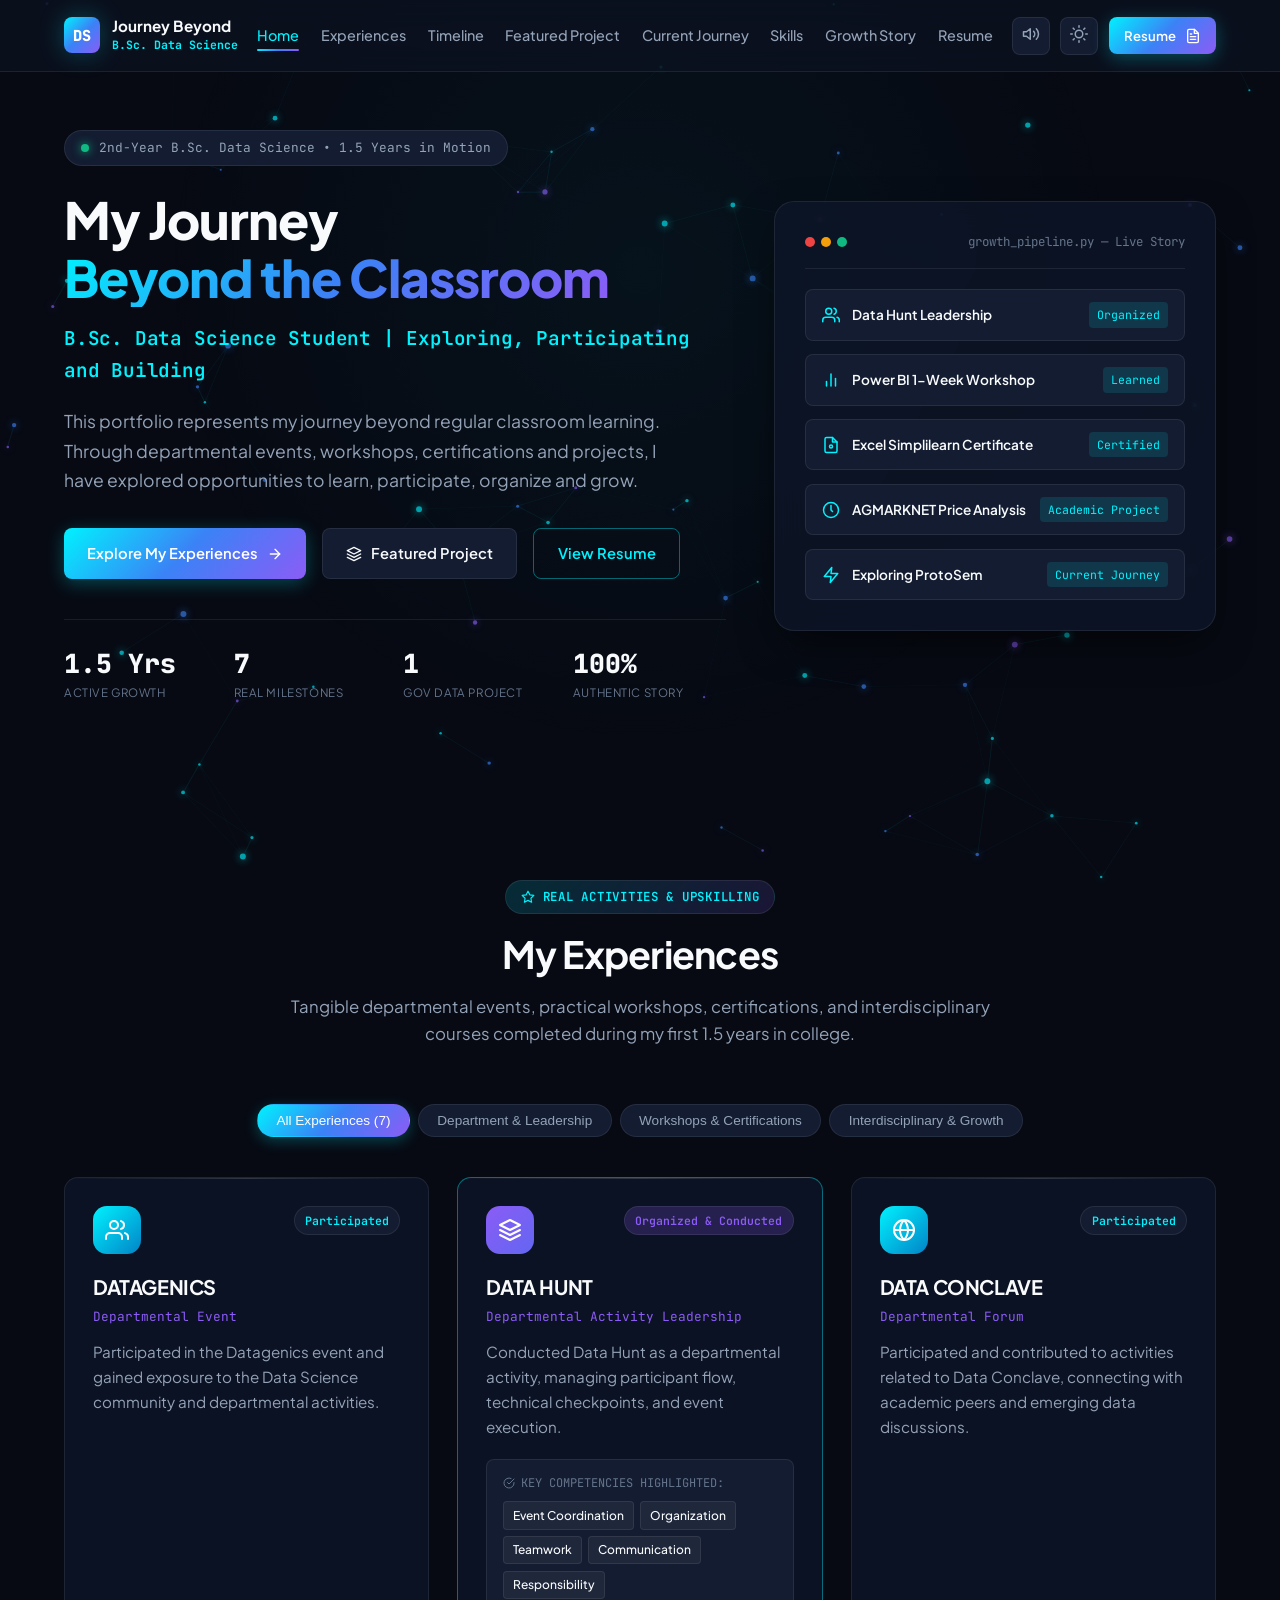
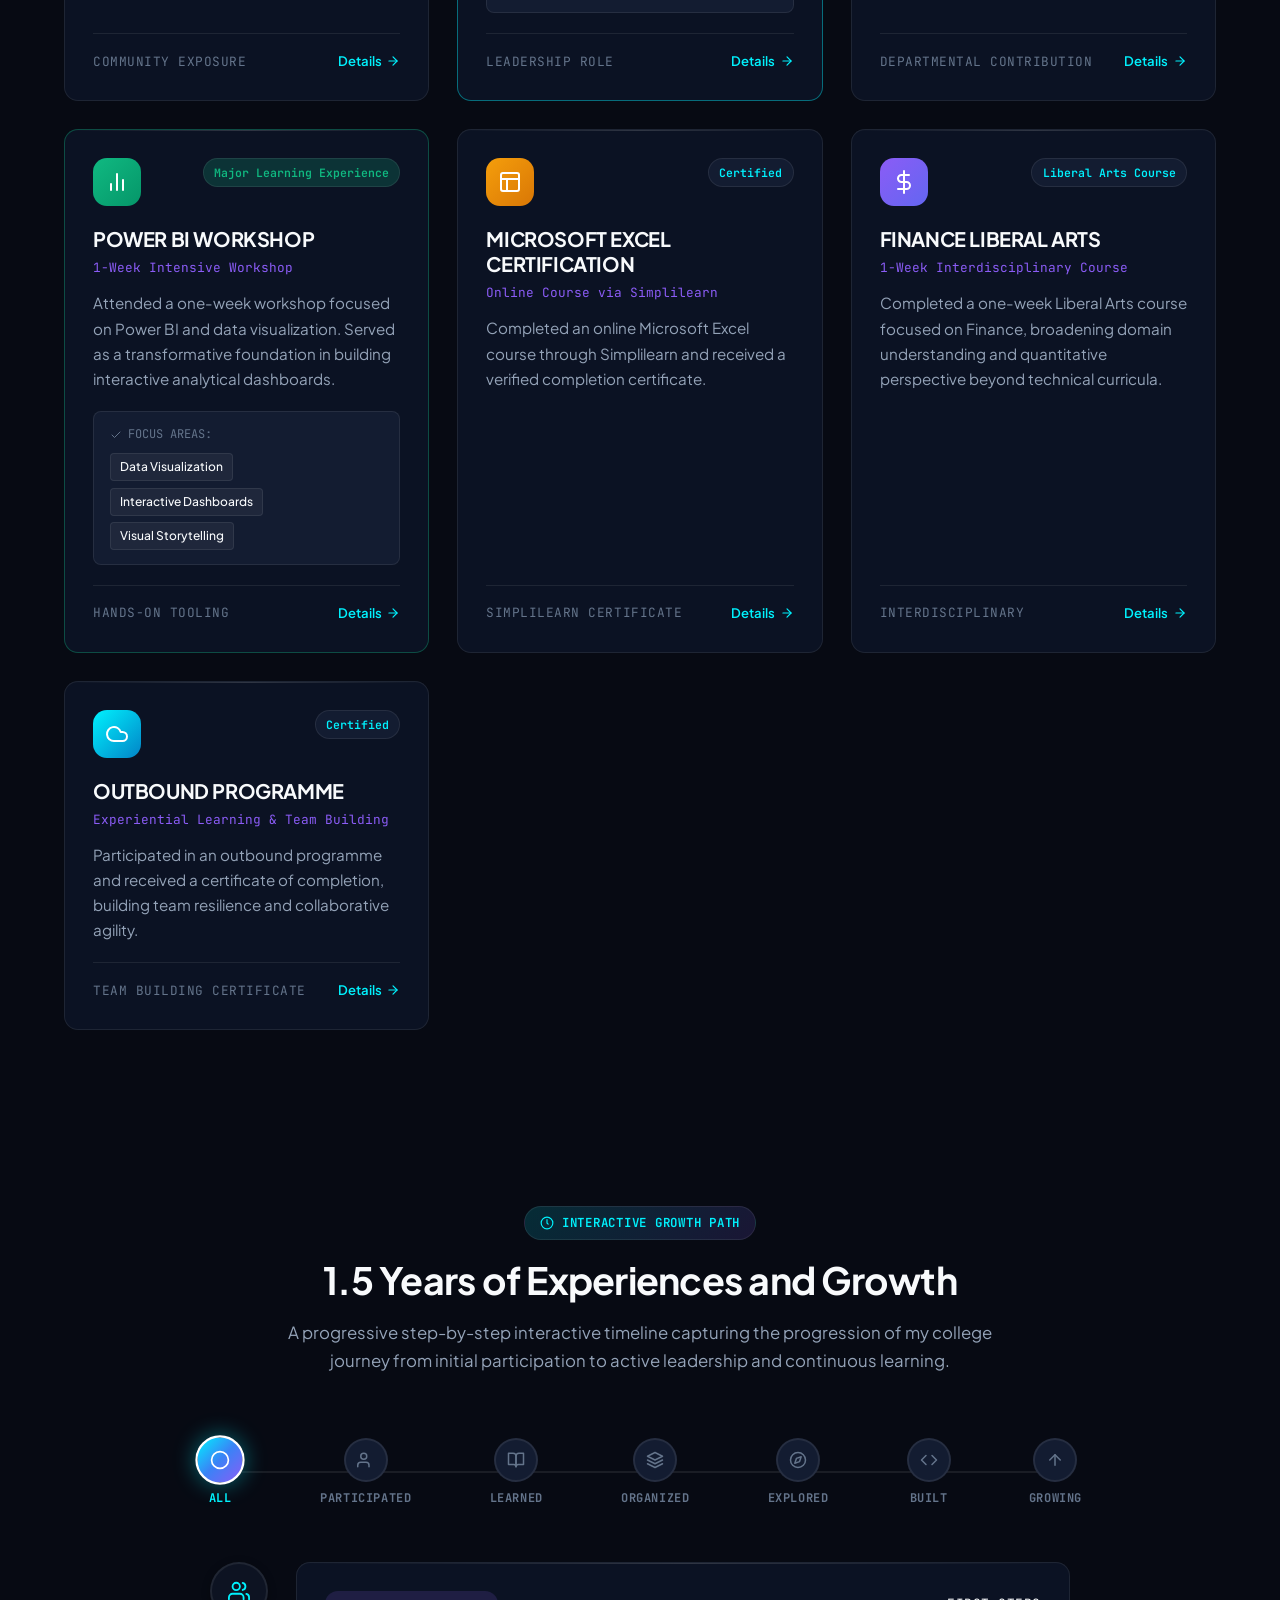
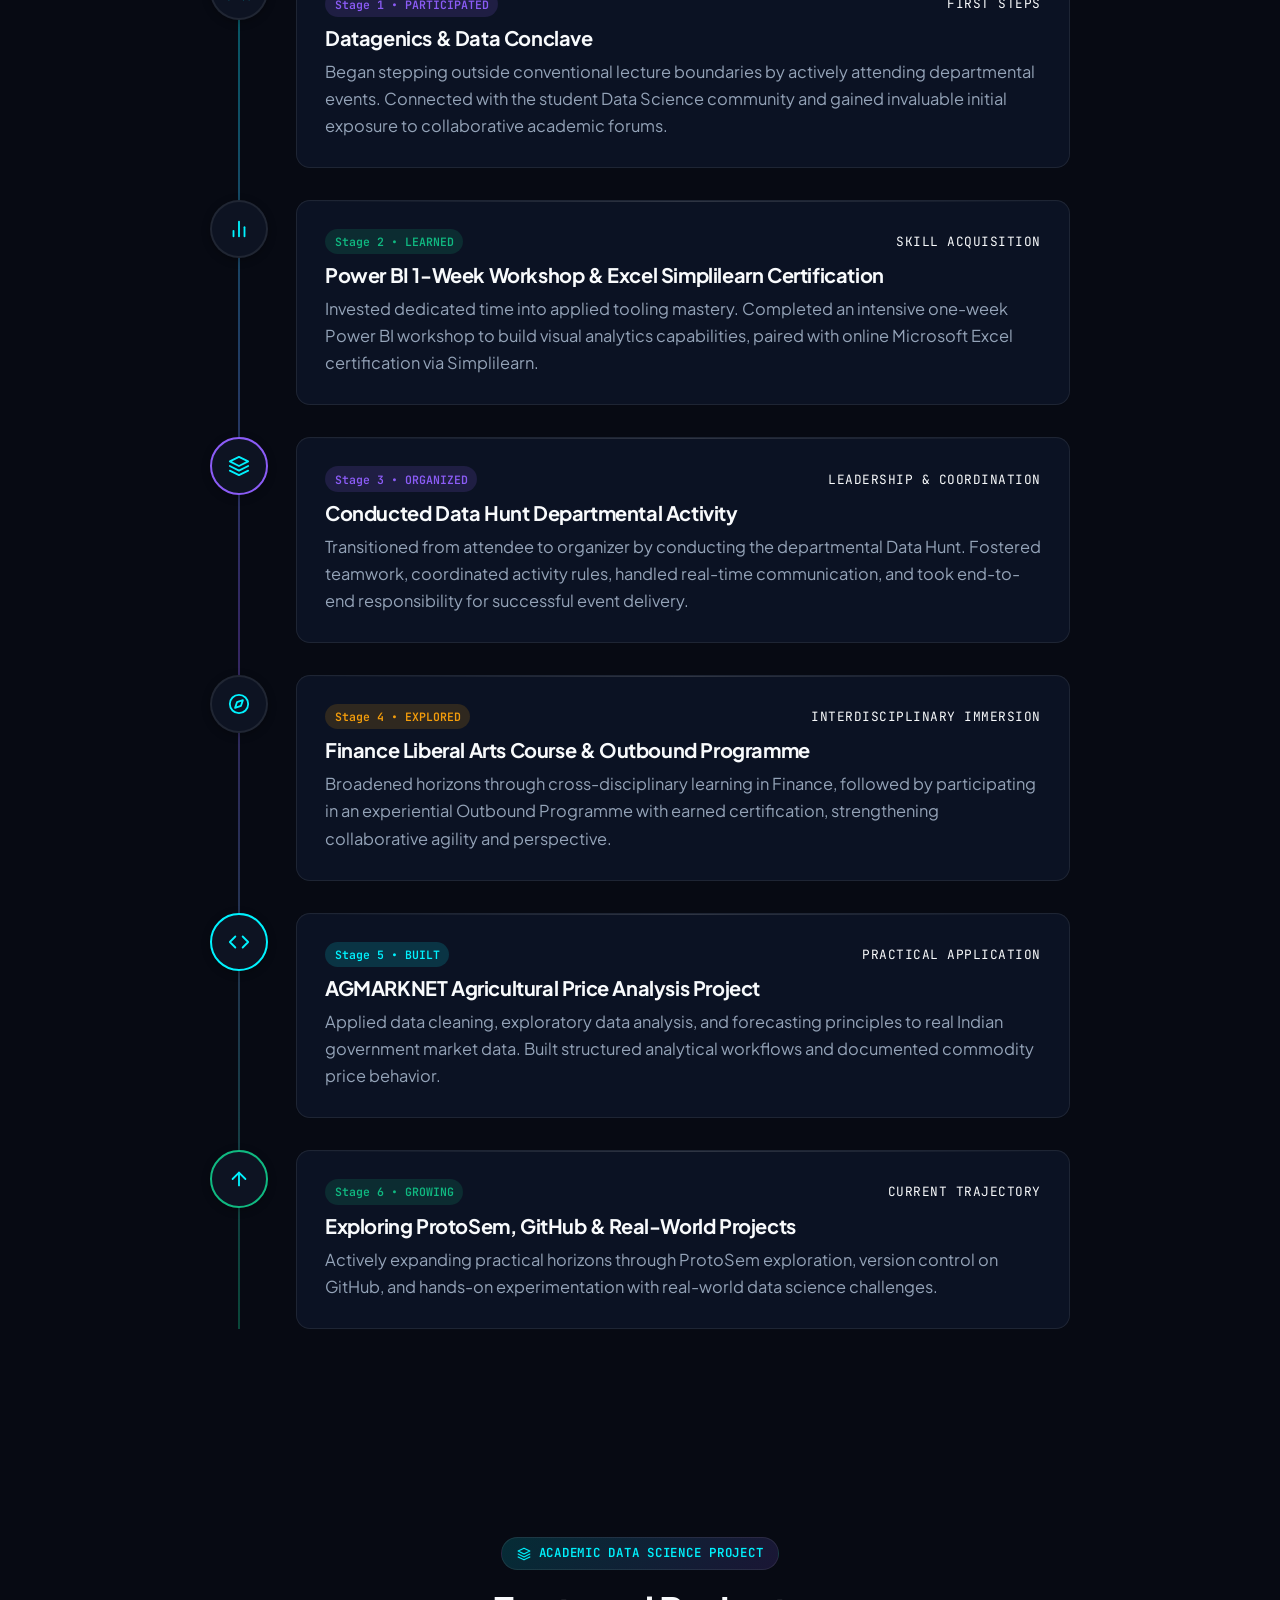
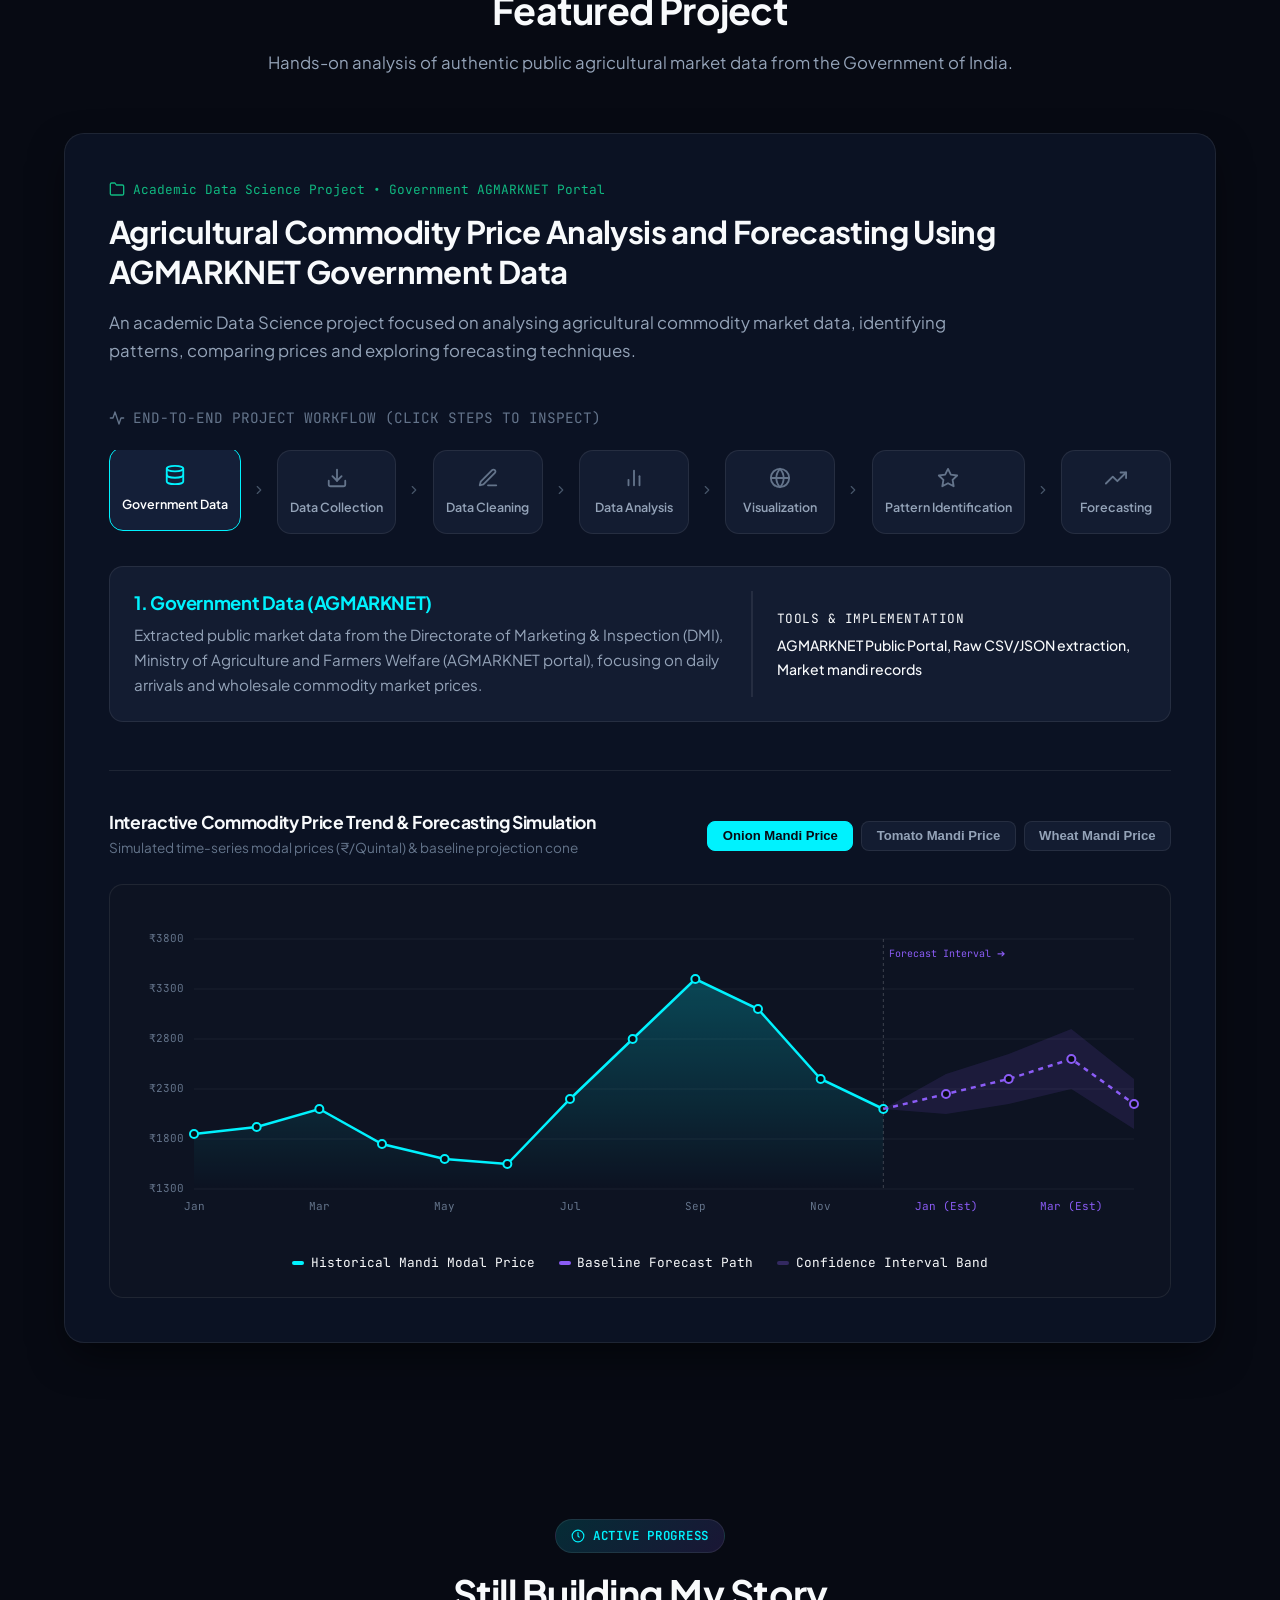
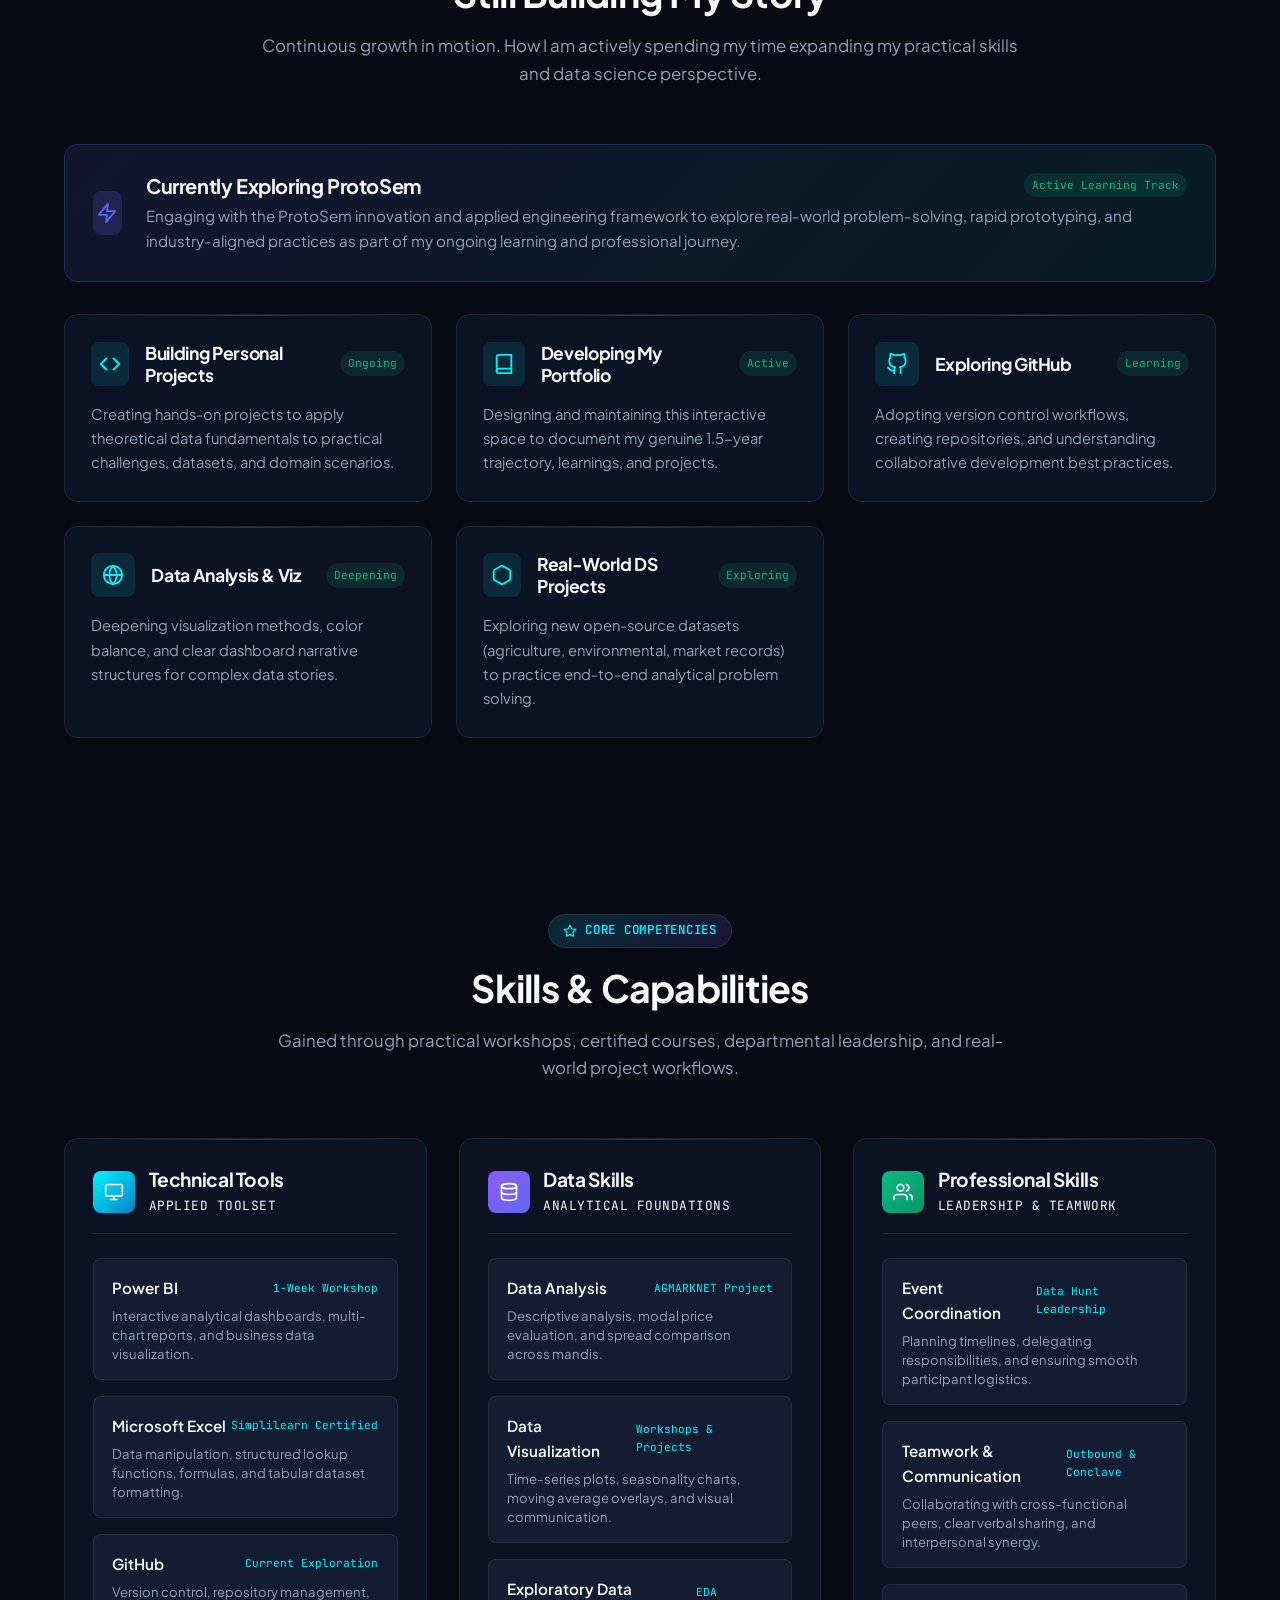
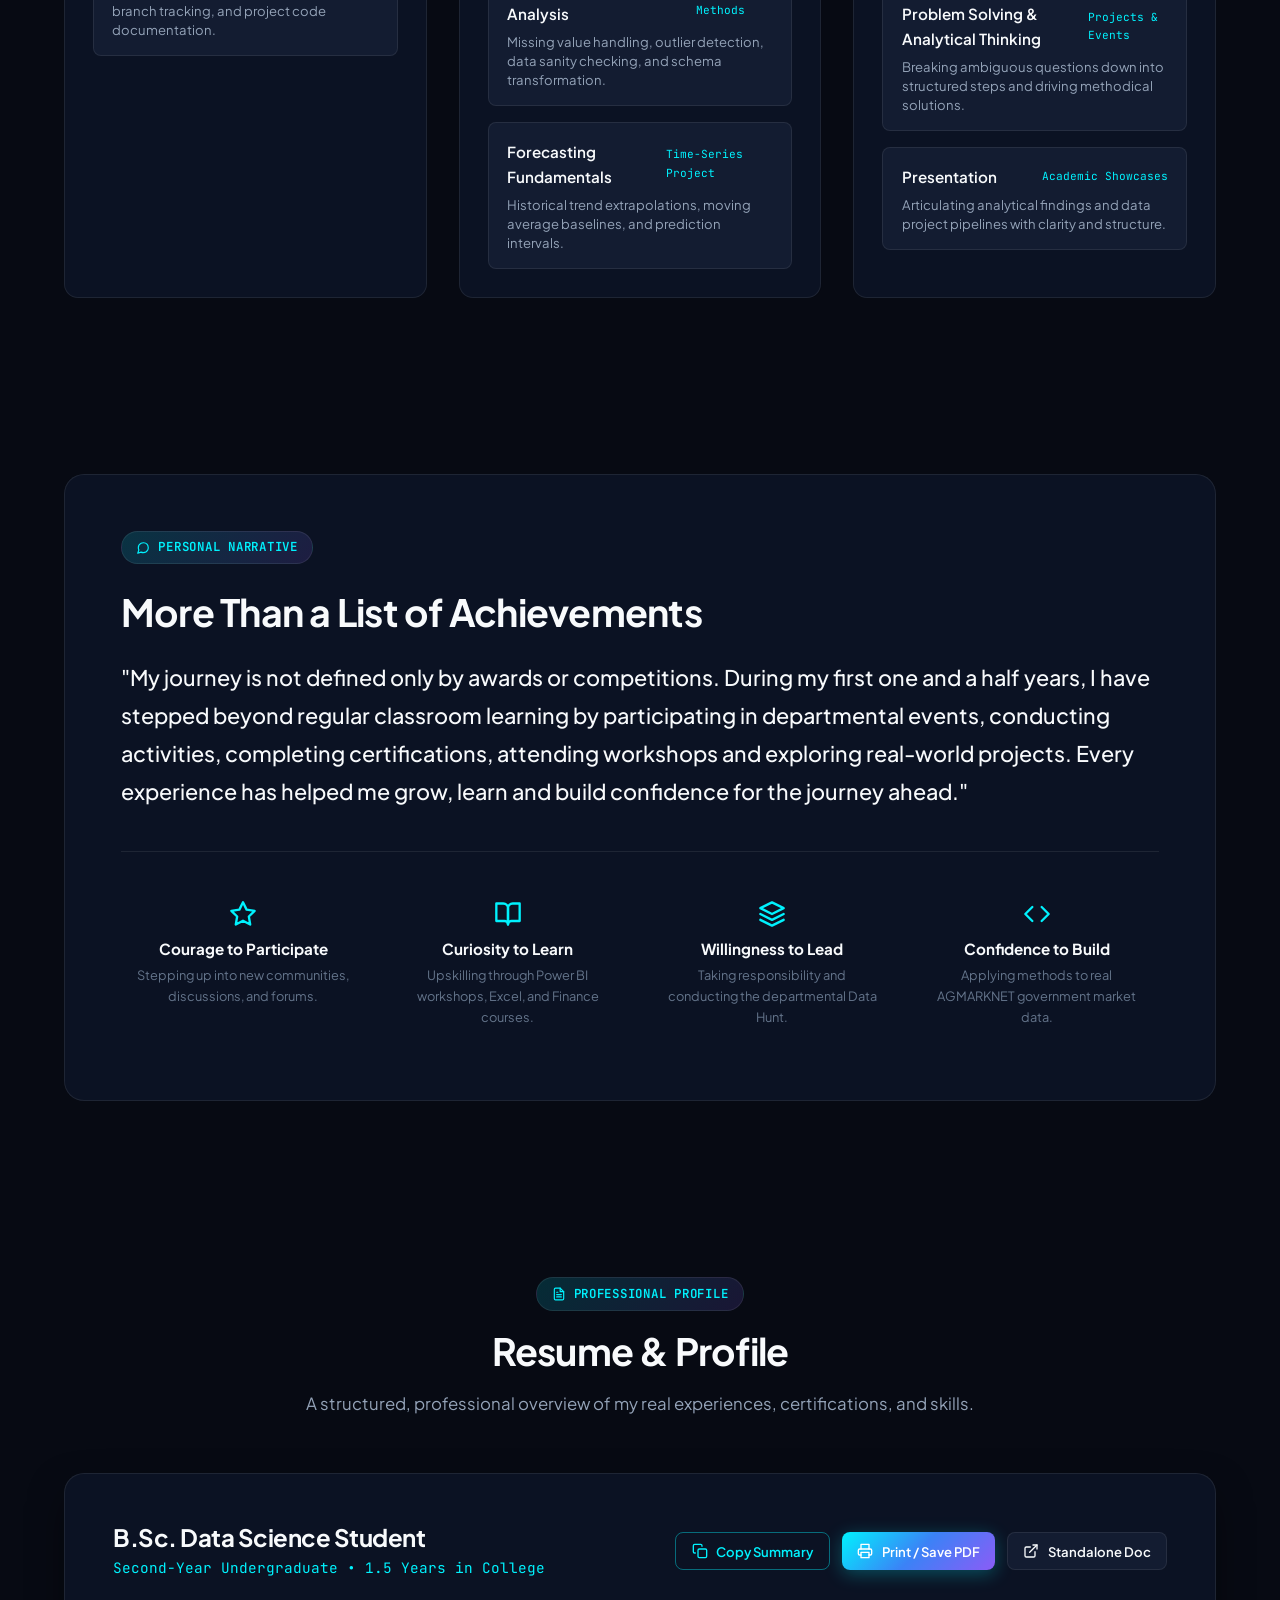
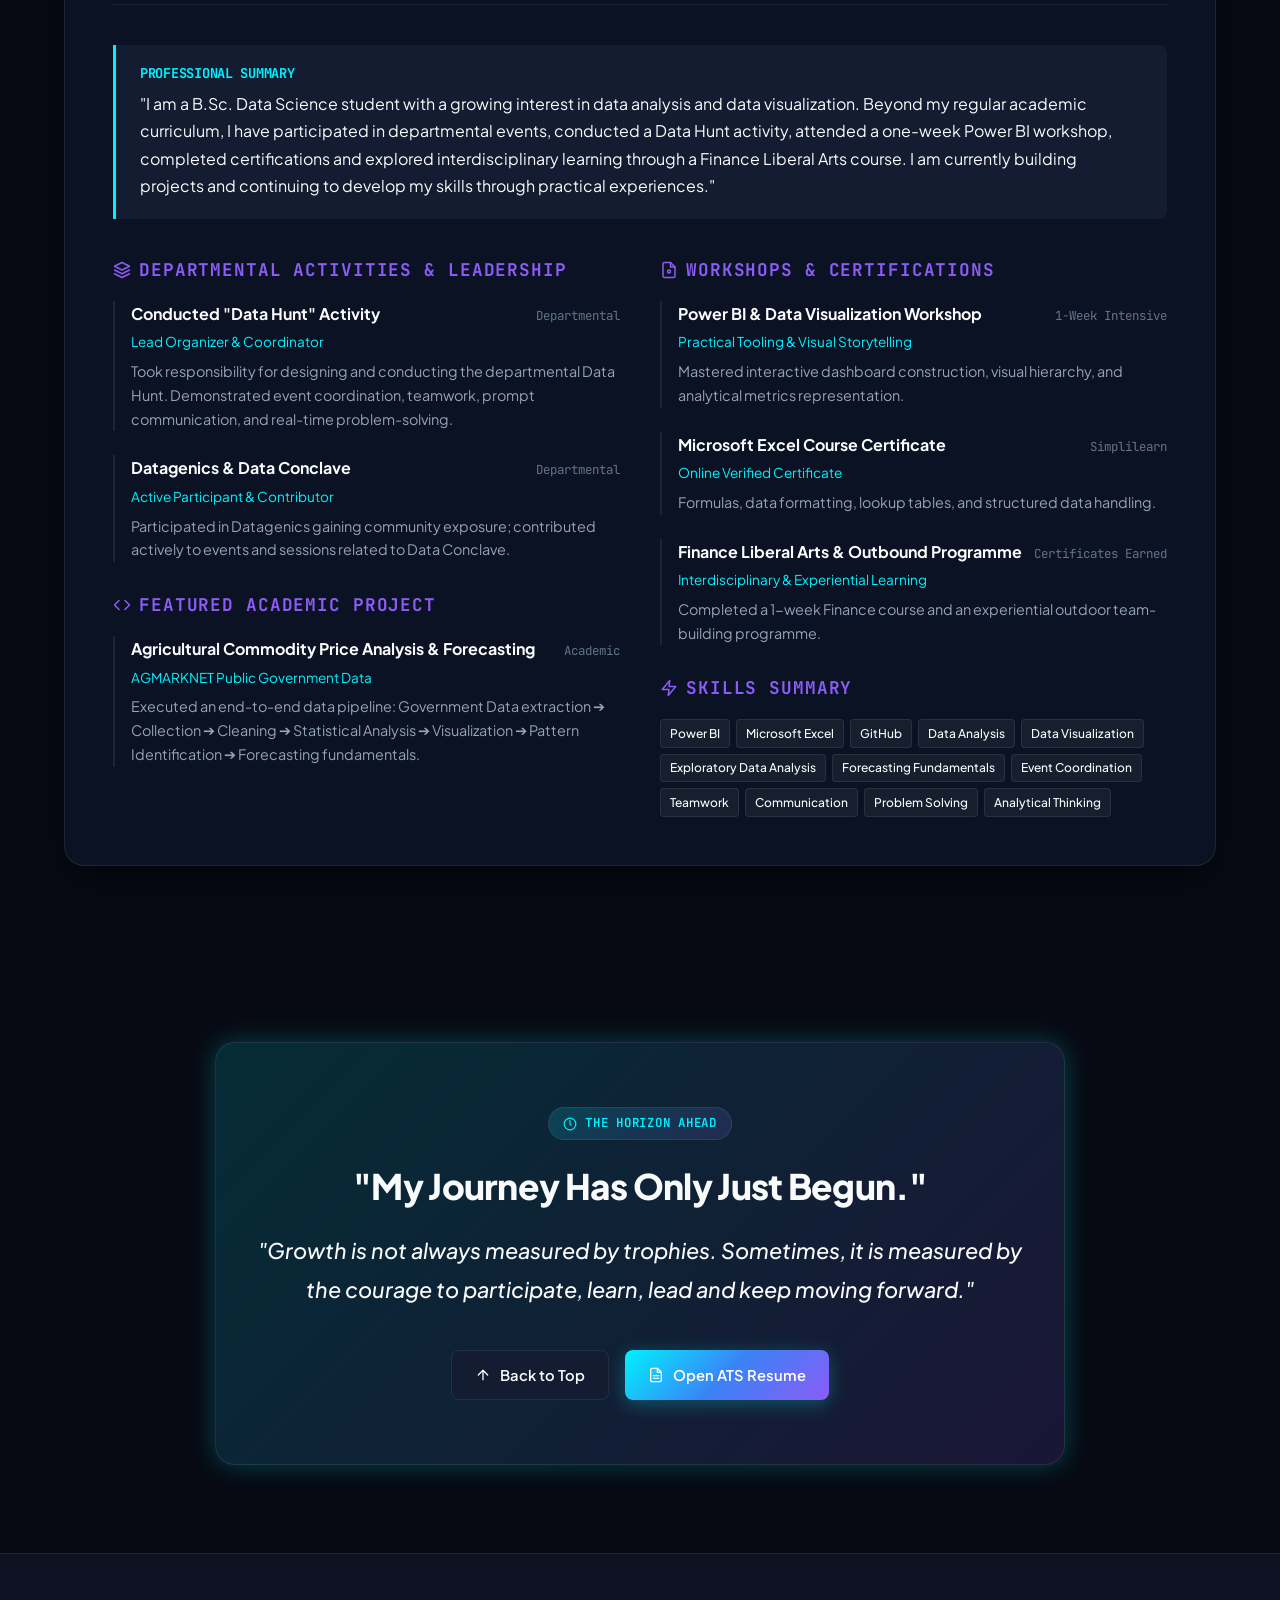
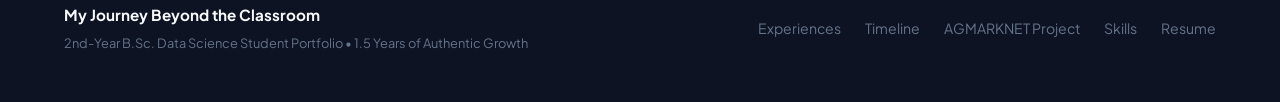
<file: index.html>
<!DOCTYPE html>
<html lang="en" data-theme="dark">
<head>
  <meta charset="UTF-8">
  <meta name="viewport" content="width=device-width, initial-scale=1.0">
  <title>My Journey Beyond the Classroom | B.Sc. Data Science Portfolio</title>
  <meta name="description" content="Personal portfolio and interactive resume of a 2nd-year B.Sc. Data Science student. Exploring real experiences, departmental leadership, certifications, and academic projects beyond the classroom.">
  <meta name="keywords" content="Data Science, Portfolio, Student Portfolio, Power BI, Excel, AGMARKNET, Data Analysis, Visualization, ProtoSem">
  <meta name="author" content="B.Sc. Data Science Student">

  <!-- Open Graph Meta -->
  <meta property="og:title" content="My Journey Beyond the Classroom | B.Sc. Data Science Portfolio">
  <meta property="og:description" content="Explore my first 1.5 years of growth, departmental leadership, workshops, certifications, and data projects.">
  <meta property="og:type" content="website">

  <!-- Google Fonts: Plus Jakarta Sans & JetBrains Mono -->
  <link rel="preconnect" href="https://fonts.googleapis.com">
  <link rel="preconnect" href="https://fonts.gstatic.com" crossorigin>
  <link href="https://fonts.googleapis.com/css2?family=JetBrains+Mono:wght@400;500;600;700&family=Plus+Jakarta+Sans:wght@300;400;500;600;700;800&display=swap" rel="stylesheet">

  <!-- Stylesheet -->
  <link rel="stylesheet" href="styles.css">
</head>
<body>

  <!-- Background Particle Network Canvas -->
  <canvas id="particle-canvas"></canvas>

  <!-- Interactive Cursor Spotlight Overlay -->
  <div class="spotlight-overlay"></div>

  <div class="app-container">

    <!-- ======================================================================
         NAVIGATION BAR
         ====================================================================== -->
    <header class="navbar" id="navbar">
      <div class="container navbar-inner">
        <a href="#hero" class="nav-brand" id="nav-brand-logo">
          <div class="brand-icon">DS</div>
          <div class="brand-meta">
            <span class="brand-title">Journey Beyond</span>
            <span class="brand-sub">B.Sc. Data Science</span>
          </div>
        </a>

        <ul class="nav-links">
          <li><a href="#hero" class="nav-link active">Home</a></li>
          <li><a href="#experiences" class="nav-link">Experiences</a></li>
          <li><a href="#timeline" class="nav-link">Timeline</a></li>
          <li><a href="#project" class="nav-link">Featured Project</a></li>
          <li><a href="#current-journey" class="nav-link">Current Journey</a></li>
          <li><a href="#skills" class="nav-link">Skills</a></li>
          <li><a href="#growth-story" class="nav-link">Growth Story</a></li>
          <li><a href="#resume" class="nav-link">Resume</a></li>
        </ul>

        <div class="nav-actions">
          <!-- Audio Toggle -->
          <button class="icon-btn" id="sound-toggle-btn" title="Toggle UI Sound Effects" aria-label="Toggle Sound">
            <span id="sound-icon">
              <svg xmlns="http://www.w3.org/2000/svg" width="18" height="18" viewBox="0 0 24 24" fill="none" stroke="currentColor" stroke-width="2" stroke-linecap="round" stroke-linejoin="round"><polygon points="11 5 6 9 2 9 2 15 6 15 11 19 11 5"></polygon><path d="M19.07 4.93a10 10 0 0 1 0 14.14M15.54 8.46a5 5 0 0 1 0 7.07"></path></svg>
            </span>
          </button>

          <!-- Theme Toggle -->
          <button class="icon-btn" id="theme-toggle-btn" title="Switch Theme" aria-label="Toggle Theme">
            <span id="theme-icon">
              <svg xmlns="http://www.w3.org/2000/svg" width="18" height="18" viewBox="0 0 24 24" fill="none" stroke="currentColor" stroke-width="2" stroke-linecap="round" stroke-linejoin="round"><circle cx="12" cy="12" r="5"></circle><line x1="12" y1="1" x2="12" y2="3"></line><line x1="12" y1="21" x2="12" y2="23"></line><line x1="4.22" y1="4.22" x2="5.64" y2="5.64"></line><line x1="18.36" y1="18.36" x2="19.78" y2="19.78"></line><line x1="1" y1="12" x2="3" y2="12"></line><line x1="21" y1="12" x2="23" y2="12"></line><line x1="4.22" y1="19.78" x2="5.64" y2="18.36"></line><line x1="18.36" y1="5.64" x2="19.78" y2="4.22"></line></svg>
            </span>
          </button>

          <a href="#resume" class="btn btn-primary btn-sm" id="nav-resume-cta">
            <span>Resume</span>
            <svg xmlns="http://www.w3.org/2000/svg" width="14" height="14" viewBox="0 0 24 24" fill="none" stroke="currentColor" stroke-width="2" stroke-linecap="round" stroke-linejoin="round"><path d="M14 2H6a2 2 0 0 0-2 2v16a2 2 0 0 0 2 2h12a2 2 0 0 0 2-2V8z"></path><polyline points="14 2 14 8 20 8"></polyline><line x1="16" y1="13" x2="8" y2="13"></line><line x1="16" y1="17" x2="8" y2="17"></line><polyline points="10 9 9 9 8 9"></polyline></svg>
          </a>

          <!-- Mobile Hamburger -->
          <button class="icon-btn mobile-nav-toggle" id="mobile-toggle" aria-label="Open Navigation Menu">
            <svg xmlns="http://www.w3.org/2000/svg" width="20" height="20" viewBox="0 0 24 24" fill="none" stroke="currentColor" stroke-width="2" stroke-linecap="round" stroke-linejoin="round"><line x1="3" y1="12" x2="21" y2="12"></line><line x1="3" y1="6" x2="21" y2="6"></line><line x1="3" y1="18" x2="21" y2="18"></line></svg>
          </button>
        </div>
      </div>
    </header>

    <!-- Mobile Drawer -->
    <div class="mobile-drawer" id="mobile-drawer">
      <a href="#hero" class="nav-link">Home</a>
      <a href="#experiences" class="nav-link">My Experiences</a>
      <a href="#timeline" class="nav-link">Achievement Timeline</a>
      <a href="#project" class="nav-link">Featured Project</a>
      <a href="#current-journey" class="nav-link">Current Journey</a>
      <a href="#skills" class="nav-link">Skills</a>
      <a href="#growth-story" class="nav-link">Growth Story</a>
      <a href="#resume" class="nav-link">Resume</a>
    </div>

    <!-- ======================================================================
         SECTION 1: HERO SECTION
         ====================================================================== -->
    <section class="hero-section" id="hero">
      <div class="container hero-grid">
        <div class="hero-content">
          <div class="hero-live-pill">
            <span class="pulse-dot"></span>
            <span>2nd-Year B.Sc. Data Science &bull; 1.5 Years in Motion</span>
          </div>

          <h1 class="hero-title">
            My Journey <br>
            <span class="text-gradient">Beyond the Classroom</span>
          </h1>

          <p class="hero-subtitle">
            B.Sc. Data Science Student | Exploring, Participating and Building
          </p>

          <p class="hero-intro">
            This portfolio represents my journey beyond regular classroom learning. Through departmental events, workshops, certifications and projects, I have explored opportunities to learn, participate, organize and grow.
          </p>

          <div class="hero-actions">
            <a href="#experiences" class="btn btn-primary" id="hero-explore-btn">
              <span>Explore My Experiences</span>
              <svg xmlns="http://www.w3.org/2000/svg" width="16" height="16" viewBox="0 0 24 24" fill="none" stroke="currentColor" stroke-width="2" stroke-linecap="round" stroke-linejoin="round"><line x1="5" y1="12" x2="19" y2="12"></line><polyline points="12 5 19 12 12 19"></polyline></svg>
            </a>
            <a href="#project" class="btn btn-secondary" id="hero-project-btn">
              <svg xmlns="http://www.w3.org/2000/svg" width="16" height="16" viewBox="0 0 24 24" fill="none" stroke="currentColor" stroke-width="2" stroke-linecap="round" stroke-linejoin="round"><polygon points="12 2 2 7 12 12 22 7 12 2"></polygon><polyline points="2 17 12 22 22 17"></polyline><polyline points="2 12 12 17 22 12"></polyline></svg>
              <span>Featured Project</span>
            </a>
            <a href="#resume" class="btn btn-outline-cyan" id="hero-resume-btn">
              <span>View Resume</span>
            </a>
          </div>

          <!-- Hero Real Stats -->
          <div class="hero-stats-bar">
            <div class="stat-item">
              <span class="stat-number text-cyan">1.5 Yrs</span>
              <span class="stat-label">Active Growth</span>
            </div>
            <div class="stat-item">
              <span class="stat-number text-violet">7</span>
              <span class="stat-label">Real Milestones</span>
            </div>
            <div class="stat-item">
              <span class="stat-number text-emerald">1</span>
              <span class="stat-label">Gov Data Project</span>
            </div>
            <div class="stat-item">
              <span class="stat-number text-amber">100%</span>
              <span class="stat-label">Authentic Story</span>
            </div>
          </div>
        </div>

        <!-- Hero Visual Mockup -->
        <div class="hero-visual-col">
          <div class="hero-visual-card">
            <div class="visual-top-bar">
              <div class="terminal-dots">
                <span class="t-dot t-red"></span>
                <span class="t-dot t-yellow"></span>
                <span class="t-dot t-green"></span>
              </div>
              <span class="visual-title">growth_pipeline.py — Live Story</span>
            </div>

            <div class="data-mesh-view">
              <div class="flow-step-pill">
                <div class="flow-left">
                  <svg xmlns="http://www.w3.org/2000/svg" viewBox="0 0 24 24" fill="none" stroke="currentColor" stroke-width="2" stroke-linecap="round" stroke-linejoin="round"><path d="M17 21v-2a4 4 0 0 0-4-4H5a4 4 0 0 0-4 4v2"></path><circle cx="9" cy="7" r="4"></circle><path d="M23 21v-2a4 4 0 0 0-3-3.87"></path><path d="M16 3.13a4 4 0 0 1 0 7.75"></path></svg>
                  <span>Data Hunt Leadership</span>
                </div>
                <span class="flow-tag">Organized</span>
              </div>

              <div class="flow-step-pill">
                <div class="flow-left">
                  <svg xmlns="http://www.w3.org/2000/svg" viewBox="0 0 24 24" fill="none" stroke="currentColor" stroke-width="2" stroke-linecap="round" stroke-linejoin="round"><line x1="18" y1="20" x2="18" y2="10"></line><line x1="12" y1="20" x2="12" y2="4"></line><line x1="6" y1="20" x2="6" y2="14"></line></svg>
                  <span>Power BI 1-Week Workshop</span>
                </div>
                <span class="flow-tag">Learned</span>
              </div>

              <div class="flow-step-pill">
                <div class="flow-left">
                  <svg xmlns="http://www.w3.org/2000/svg" viewBox="0 0 24 24" fill="none" stroke="currentColor" stroke-width="2" stroke-linecap="round" stroke-linejoin="round"><path d="M14 2H6a2 2 0 0 0-2 2v16a2 2 0 0 0 2 2h12a2 2 0 0 0 2-2V8z"></path><polyline points="14 2 14 8 20 8"></polyline><circle cx="12" cy="14" r="2"></circle></svg>
                  <span>Excel Simplilearn Certificate</span>
                </div>
                <span class="flow-tag">Certified</span>
              </div>

              <div class="flow-step-pill">
                <div class="flow-left">
                  <svg xmlns="http://www.w3.org/2000/svg" viewBox="0 0 24 24" fill="none" stroke="currentColor" stroke-width="2" stroke-linecap="round" stroke-linejoin="round"><circle cx="12" cy="12" r="10"></circle><polyline points="12 6 12 12 14 14"></polyline></svg>
                  <span>AGMARKNET Price Analysis</span>
                </div>
                <span class="flow-tag">Academic Project</span>
              </div>

              <div class="flow-step-pill">
                <div class="flow-left">
                  <svg xmlns="http://www.w3.org/2000/svg" viewBox="0 0 24 24" fill="none" stroke="currentColor" stroke-width="2" stroke-linecap="round" stroke-linejoin="round"><polygon points="13 2 3 14 12 14 11 22 21 10 12 10 13 2"></polygon></svg>
                  <span>Exploring ProtoSem</span>
                </div>
                <span class="flow-tag">Current Journey</span>
              </div>
            </div>
          </div>
        </div>
      </div>
    </section>

    <!-- ======================================================================
         SECTION 2: MY EXPERIENCES
         ====================================================================== -->
    <section id="experiences">
      <div class="container">
        <div class="section-header">
          <div class="section-badge">
            <svg xmlns="http://www.w3.org/2000/svg" viewBox="0 0 24 24" fill="none" stroke="currentColor" stroke-width="2" stroke-linecap="round" stroke-linejoin="round"><polygon points="12 2 15.09 8.26 22 9.27 17 14.14 18.18 21.02 12 17.77 5.82 21.02 7 14.14 2 9.27 8.91 8.26 12 2"></polygon></svg>
            <span>Real Activities & Upskilling</span>
          </div>
          <h2 class="section-title">My Experiences</h2>
          <p class="section-desc">
            Tangible departmental events, practical workshops, certifications, and interdisciplinary courses completed during my first 1.5 years in college.
          </p>
        </div>

        <!-- Filter Tabs -->
        <div class="filter-tabs-wrapper">
          <button class="filter-tab active" data-category="all">All Experiences (7)</button>
          <button class="filter-tab" data-category="leadership">Department & Leadership</button>
          <button class="filter-tab" data-category="upskilling">Workshops & Certifications</button>
          <button class="filter-tab" data-category="interdisciplinary">Interdisciplinary & Growth</button>
        </div>

        <div class="experiences-grid">

          <!-- 1. DATAGENICS -->
          <div class="exp-card-wrap" data-category="leadership">
            <div class="glass-card exp-card">
              <div class="exp-header">
                <div class="exp-icon-wrap exp-icon-cyan">
                  <svg xmlns="http://www.w3.org/2000/svg" viewBox="0 0 24 24" fill="none" stroke="currentColor" stroke-width="2" stroke-linecap="round" stroke-linejoin="round"><path d="M17 21v-2a4 4 0 0 0-4-4H5a4 4 0 0 0-4 4v2"></path><circle cx="9" cy="7" r="4"></circle><path d="M23 21v-2a4 4 0 0 0-3-3.87"></path><path d="M16 3.13a4 4 0 0 1 0 7.75"></path></svg>
                </div>
                <span class="exp-badge">Participated</span>
              </div>
              <h3 class="exp-title">DATAGENICS</h3>
              <div class="exp-category-sub">Departmental Event</div>
              <p class="exp-desc">
                Participated in the Datagenics event and gained exposure to the Data Science community and departmental activities.
              </p>
              <div class="exp-footer">
                <span class="mono-tag">Community Exposure</span>
                <span class="exp-learn-more" data-exp="datagenics">
                  Details <svg xmlns="http://www.w3.org/2000/svg" width="14" height="14" viewBox="0 0 24 24" fill="none" stroke="currentColor" stroke-width="2" stroke-linecap="round" stroke-linejoin="round"><line x1="5" y1="12" x2="19" y2="12"></line><polyline points="12 5 19 12 12 19"></polyline></svg>
                </span>
              </div>
            </div>
          </div>

          <!-- 2. DATA HUNT (HIGHLIGHT) -->
          <div class="exp-card-wrap" data-category="leadership">
            <div class="glass-card exp-card" style="border-color: rgba(0, 242, 254, 0.4);">
              <div class="exp-header">
                <div class="exp-icon-wrap exp-icon-violet">
                  <svg xmlns="http://www.w3.org/2000/svg" viewBox="0 0 24 24" fill="none" stroke="currentColor" stroke-width="2" stroke-linecap="round" stroke-linejoin="round"><polygon points="12 2 2 7 12 12 22 7 12 2"></polygon><polyline points="2 17 12 22 22 17"></polyline><polyline points="2 12 12 17 22 12"></polyline></svg>
                </div>
                <span class="exp-badge" style="background: rgba(139, 92, 246, 0.2); color: var(--accent-violet);">Organized & Conducted</span>
              </div>
              <h3 class="exp-title">DATA HUNT</h3>
              <div class="exp-category-sub">Departmental Activity Leadership</div>
              <p class="exp-desc">
                Conducted Data Hunt as a departmental activity, managing participant flow, technical checkpoints, and event execution.
              </p>
              <div class="exp-highlights">
                <div class="exp-highlights-title">
                  <svg xmlns="http://www.w3.org/2000/svg" width="12" height="12" viewBox="0 0 24 24" fill="none" stroke="currentColor" stroke-width="2" stroke-linecap="round" stroke-linejoin="round"><path d="M22 11.08V12a10 10 0 1 1-5.93-9.14"></path><polyline points="22 4 12 14.01 9 11.01"></polyline></svg>
                  <span>Key Competencies Highlighted:</span>
                </div>
                <div class="exp-pill-list">
                  <span class="exp-pill">Event Coordination</span>
                  <span class="exp-pill">Organization</span>
                  <span class="exp-pill">Teamwork</span>
                  <span class="exp-pill">Communication</span>
                  <span class="exp-pill">Responsibility</span>
                </div>
              </div>
              <div class="exp-footer">
                <span class="mono-tag">Leadership Role</span>
                <span class="exp-learn-more" data-exp="data-hunt">
                  Details <svg xmlns="http://www.w3.org/2000/svg" width="14" height="14" viewBox="0 0 24 24" fill="none" stroke="currentColor" stroke-width="2" stroke-linecap="round" stroke-linejoin="round"><line x1="5" y1="12" x2="19" y2="12"></line><polyline points="12 5 19 12 12 19"></polyline></svg>
                </span>
              </div>
            </div>
          </div>

          <!-- 3. DATA CONCLAVE -->
          <div class="exp-card-wrap" data-category="leadership">
            <div class="glass-card exp-card">
              <div class="exp-header">
                <div class="exp-icon-wrap exp-icon-cyan">
                  <svg xmlns="http://www.w3.org/2000/svg" viewBox="0 0 24 24" fill="none" stroke="currentColor" stroke-width="2" stroke-linecap="round" stroke-linejoin="round"><circle cx="12" cy="12" r="10"></circle><line x1="2" y1="12" x2="22" y2="12"></line><path d="M12 2a15.3 15.3 0 0 1 4 10 15.3 15.3 0 0 1-4 10 15.3 15.3 0 0 1-4-10 15.3 15.3 0 0 1 4-10z"></path></svg>
                </div>
                <span class="exp-badge">Participated</span>
              </div>
              <h3 class="exp-title">DATA CONCLAVE</h3>
              <div class="exp-category-sub">Departmental Forum</div>
              <p class="exp-desc">
                Participated and contributed to activities related to Data Conclave, connecting with academic peers and emerging data discussions.
              </p>
              <div class="exp-footer">
                <span class="mono-tag">Departmental Contribution</span>
                <span class="exp-learn-more" data-exp="data-conclave">
                  Details <svg xmlns="http://www.w3.org/2000/svg" width="14" height="14" viewBox="0 0 24 24" fill="none" stroke="currentColor" stroke-width="2" stroke-linecap="round" stroke-linejoin="round"><line x1="5" y1="12" x2="19" y2="12"></line><polyline points="12 5 19 12 12 19"></polyline></svg>
                </span>
              </div>
            </div>
          </div>

          <!-- 4. POWER BI WORKSHOP (MAJOR LEARNING) -->
          <div class="exp-card-wrap" data-category="upskilling">
            <div class="glass-card exp-card" style="border-color: rgba(16, 185, 129, 0.35);">
              <div class="exp-header">
                <div class="exp-icon-wrap exp-icon-emerald">
                  <svg xmlns="http://www.w3.org/2000/svg" viewBox="0 0 24 24" fill="none" stroke="currentColor" stroke-width="2" stroke-linecap="round" stroke-linejoin="round"><line x1="18" y1="20" x2="18" y2="10"></line><line x1="12" y1="20" x2="12" y2="4"></line><line x1="6" y1="20" x2="6" y2="14"></line></svg>
                </div>
                <span class="exp-badge" style="background: rgba(16, 185, 129, 0.2); color: var(--accent-emerald);">Major Learning Experience</span>
              </div>
              <h3 class="exp-title">POWER BI WORKSHOP</h3>
              <div class="exp-category-sub">1-Week Intensive Workshop</div>
              <p class="exp-desc">
                Attended a one-week workshop focused on Power BI and data visualization. Served as a transformative foundation in building interactive analytical dashboards.
              </p>
              <div class="exp-highlights">
                <div class="exp-highlights-title">
                  <svg xmlns="http://www.w3.org/2000/svg" width="12" height="12" viewBox="0 0 24 24" fill="none" stroke="currentColor" stroke-width="2" stroke-linecap="round" stroke-linejoin="round"><polyline points="20 6 9 17 4 12"></polyline></svg>
                  <span>Focus Areas:</span>
                </div>
                <div class="exp-pill-list">
                  <span class="exp-pill">Data Visualization</span>
                  <span class="exp-pill">Interactive Dashboards</span>
                  <span class="exp-pill">Visual Storytelling</span>
                </div>
              </div>
              <div class="exp-footer">
                <span class="mono-tag">Hands-on Tooling</span>
                <span class="exp-learn-more" data-exp="power-bi">
                  Details <svg xmlns="http://www.w3.org/2000/svg" width="14" height="14" viewBox="0 0 24 24" fill="none" stroke="currentColor" stroke-width="2" stroke-linecap="round" stroke-linejoin="round"><line x1="5" y1="12" x2="19" y2="12"></line><polyline points="12 5 19 12 12 19"></polyline></svg>
                </span>
              </div>
            </div>
          </div>

          <!-- 5. MICROSOFT EXCEL CERTIFICATION -->
          <div class="exp-card-wrap" data-category="upskilling">
            <div class="glass-card exp-card">
              <div class="exp-header">
                <div class="exp-icon-wrap exp-icon-amber">
                  <svg xmlns="http://www.w3.org/2000/svg" viewBox="0 0 24 24" fill="none" stroke="currentColor" stroke-width="2" stroke-linecap="round" stroke-linejoin="round"><rect x="3" y="3" width="18" height="18" rx="2" ry="2"></rect><line x1="3" y1="9" x2="21" y2="9"></line><line x1="9" y1="21" x2="9" y2="9"></line></svg>
                </div>
                <span class="exp-badge">Certified</span>
              </div>
              <h3 class="exp-title">MICROSOFT EXCEL CERTIFICATION</h3>
              <div class="exp-category-sub">Online Course via Simplilearn</div>
              <p class="exp-desc">
                Completed an online Microsoft Excel course through Simplilearn and received a verified completion certificate.
              </p>
              <div class="exp-footer">
                <span class="mono-tag">Simplilearn Certificate</span>
                <span class="exp-learn-more" data-exp="excel-cert">
                  Details <svg xmlns="http://www.w3.org/2000/svg" width="14" height="14" viewBox="0 0 24 24" fill="none" stroke="currentColor" stroke-width="2" stroke-linecap="round" stroke-linejoin="round"><line x1="5" y1="12" x2="19" y2="12"></line><polyline points="12 5 19 12 12 19"></polyline></svg>
                </span>
              </div>
            </div>
          </div>

          <!-- 6. FINANCE LIBERAL ARTS COURSE -->
          <div class="exp-card-wrap" data-category="interdisciplinary">
            <div class="glass-card exp-card">
              <div class="exp-header">
                <div class="exp-icon-wrap exp-icon-violet">
                  <svg xmlns="http://www.w3.org/2000/svg" viewBox="0 0 24 24" fill="none" stroke="currentColor" stroke-width="2" stroke-linecap="round" stroke-linejoin="round"><line x1="12" y1="1" x2="12" y2="23"></line><path d="M17 5H9.5a3.5 3.5 0 0 0 0 7h5a3.5 3.5 0 0 1 0 7H6"></path></svg>
                </div>
                <span class="exp-badge">Liberal Arts Course</span>
              </div>
              <h3 class="exp-title">FINANCE LIBERAL ARTS</h3>
              <div class="exp-category-sub">1-Week Interdisciplinary Course</div>
              <p class="exp-desc">
                Completed a one-week Liberal Arts course focused on Finance, broadening domain understanding and quantitative perspective beyond technical curricula.
              </p>
              <div class="exp-footer">
                <span class="mono-tag">Interdisciplinary</span>
                <span class="exp-learn-more" data-exp="finance-course">
                  Details <svg xmlns="http://www.w3.org/2000/svg" width="14" height="14" viewBox="0 0 24 24" fill="none" stroke="currentColor" stroke-width="2" stroke-linecap="round" stroke-linejoin="round"><line x1="5" y1="12" x2="19" y2="12"></line><polyline points="12 5 19 12 12 19"></polyline></svg>
                </span>
              </div>
            </div>
          </div>

          <!-- 7. OUTBOUND PROGRAMME -->
          <div class="exp-card-wrap" data-category="interdisciplinary">
            <div class="glass-card exp-card">
              <div class="exp-header">
                <div class="exp-icon-wrap exp-icon-cyan">
                  <svg xmlns="http://www.w3.org/2000/svg" viewBox="0 0 24 24" fill="none" stroke="currentColor" stroke-width="2" stroke-linecap="round" stroke-linejoin="round"><path d="M17.5 19H9a7 7 0 1 1 6.71-9h1.79a4.5 4.5 0 1 1 0 9Z"></path></svg>
                </div>
                <span class="exp-badge">Certified</span>
              </div>
              <h3 class="exp-title">OUTBOUND PROGRAMME</h3>
              <div class="exp-category-sub">Experiential Learning & Team Building</div>
              <p class="exp-desc">
                Participated in an outbound programme and received a certificate of completion, building team resilience and collaborative agility.
              </p>
              <div class="exp-footer">
                <span class="mono-tag">Team Building Certificate</span>
                <span class="exp-learn-more" data-exp="outbound">
                  Details <svg xmlns="http://www.w3.org/2000/svg" width="14" height="14" viewBox="0 0 24 24" fill="none" stroke="currentColor" stroke-width="2" stroke-linecap="round" stroke-linejoin="round"><line x1="5" y1="12" x2="19" y2="12"></line><polyline points="12 5 19 12 12 19"></polyline></svg>
                </span>
              </div>
            </div>
          </div>

        </div>
      </div>
    </section>

    <!-- ======================================================================
         SECTION 3: ACHIEVEMENT TIMELINE
         ====================================================================== -->
    <section id="timeline">
      <div class="container">
        <div class="section-header">
          <div class="section-badge">
            <svg xmlns="http://www.w3.org/2000/svg" viewBox="0 0 24 24" fill="none" stroke="currentColor" stroke-width="2" stroke-linecap="round" stroke-linejoin="round"><circle cx="12" cy="12" r="10"></circle><polyline points="12 6 12 12 14 14"></polyline></svg>
            <span>Interactive Growth Path</span>
          </div>
          <h2 class="section-title">1.5 Years of Experiences and Growth</h2>
          <p class="section-desc">
            A progressive step-by-step interactive timeline capturing the progression of my college journey from initial participation to active leadership and continuous learning.
          </p>
        </div>

        <!-- Timeline Stage Stepper Flow -->
        <div class="timeline-stepper">
          <button class="timeline-step-btn active" data-phase="all" title="View All Stages">
            <div class="step-node">
              <svg xmlns="http://www.w3.org/2000/svg" viewBox="0 0 24 24" fill="none" stroke="currentColor" stroke-width="2" stroke-linecap="round" stroke-linejoin="round"><circle cx="12" cy="12" r="10"></circle></svg>
            </div>
            <span class="step-label">ALL</span>
          </button>

          <button class="timeline-step-btn" data-phase="participated" title="Participated Stage">
            <div class="step-node">
              <svg xmlns="http://www.w3.org/2000/svg" viewBox="0 0 24 24" fill="none" stroke="currentColor" stroke-width="2" stroke-linecap="round" stroke-linejoin="round"><path d="M16 21v-2a4 4 0 0 0-4-4H5a4 4 0 0 0-4 4v2"></path><circle cx="9" cy="7" r="4"></circle></svg>
            </div>
            <span class="step-label">PARTICIPATED</span>
          </button>

          <button class="timeline-step-btn" data-phase="learned" title="Learned Stage">
            <div class="step-node">
              <svg xmlns="http://www.w3.org/2000/svg" viewBox="0 0 24 24" fill="none" stroke="currentColor" stroke-width="2" stroke-linecap="round" stroke-linejoin="round"><path d="M2 3h6a4 4 0 0 1 4 4v14a3 3 0 0 0-3-3H2z"></path><path d="M22 3h-6a4 4 0 0 0-4 4v14a3 3 0 0 1 3-3h7z"></path></svg>
            </div>
            <span class="step-label">LEARNED</span>
          </button>

          <button class="timeline-step-btn" data-phase="organized" title="Organized Stage">
            <div class="step-node">
              <svg xmlns="http://www.w3.org/2000/svg" viewBox="0 0 24 24" fill="none" stroke="currentColor" stroke-width="2" stroke-linecap="round" stroke-linejoin="round"><polygon points="12 2 2 7 12 12 22 7 12 2"></polygon><polyline points="2 17 12 22 22 17"></polyline><polyline points="2 12 12 17 22 12"></polyline></svg>
            </div>
            <span class="step-label">ORGANIZED</span>
          </button>

          <button class="timeline-step-btn" data-phase="explored" title="Explored Stage">
            <div class="step-node">
              <svg xmlns="http://www.w3.org/2000/svg" viewBox="0 0 24 24" fill="none" stroke="currentColor" stroke-width="2" stroke-linecap="round" stroke-linejoin="round"><circle cx="12" cy="12" r="10"></circle><polygon points="16.24 7.76 14.12 14.12 7.76 16.24 9.88 9.88 16.24 7.76"></polygon></svg>
            </div>
            <span class="step-label">EXPLORED</span>
          </button>

          <button class="timeline-step-btn" data-phase="built" title="Built Stage">
            <div class="step-node">
              <svg xmlns="http://www.w3.org/2000/svg" viewBox="0 0 24 24" fill="none" stroke="currentColor" stroke-width="2" stroke-linecap="round" stroke-linejoin="round"><polyline points="16 18 22 12 16 6"></polyline><polyline points="8 6 2 12 8 18"></polyline></svg>
            </div>
            <span class="step-label">BUILT</span>
          </button>

          <button class="timeline-step-btn" data-phase="growing" title="Growing Stage">
            <div class="step-node">
              <svg xmlns="http://www.w3.org/2000/svg" viewBox="0 0 24 24" fill="none" stroke="currentColor" stroke-width="2" stroke-linecap="round" stroke-linejoin="round"><line x1="12" y1="19" x2="12" y2="5"></line><polyline points="5 12 12 5 19 12"></polyline></svg>
            </div>
            <span class="step-label">GROWING</span>
          </button>
        </div>

        <!-- Vertical Timeline Stream -->
        <div class="timeline-track-container">
          <div class="timeline-beam"></div>

          <!-- Step 1: Participated - Datagenics & Data Conclave -->
          <div class="timeline-event-card" data-phases="participated">
            <div class="timeline-bullet">
              <svg xmlns="http://www.w3.org/2000/svg" viewBox="0 0 24 24" fill="none" stroke="currentColor" stroke-width="2" stroke-linecap="round" stroke-linejoin="round"><path d="M17 21v-2a4 4 0 0 0-4-4H5a4 4 0 0 0-4 4v2"></path><circle cx="9" cy="7" r="4"></circle><path d="M23 21v-2a4 4 0 0 0-3-3.87"></path><path d="M16 3.13a4 4 0 0 1 0 7.75"></path></svg>
            </div>
            <div class="glass-card timeline-card-content">
              <div class="timeline-meta-bar">
                <span class="timeline-phase-tag">Stage 1 &bull; PARTICIPATED</span>
                <span class="mono-tag text-muted">First Steps</span>
              </div>
              <h3 style="font-size: 1.25rem; margin-bottom: 0.5rem;">Datagenics & Data Conclave</h3>
              <p>
                Began stepping outside conventional lecture boundaries by actively attending departmental events. Connected with the student Data Science community and gained invaluable initial exposure to collaborative academic forums.
              </p>
            </div>
          </div>

          <!-- Step 2: Learned - Power BI Workshop & Excel Simplilearn -->
          <div class="timeline-event-card" data-phases="learned">
            <div class="timeline-bullet">
              <svg xmlns="http://www.w3.org/2000/svg" viewBox="0 0 24 24" fill="none" stroke="currentColor" stroke-width="2" stroke-linecap="round" stroke-linejoin="round"><line x1="18" y1="20" x2="18" y2="10"></line><line x1="12" y1="20" x2="12" y2="4"></line><line x1="6" y1="20" x2="6" y2="14"></line></svg>
            </div>
            <div class="glass-card timeline-card-content">
              <div class="timeline-meta-bar">
                <span class="timeline-phase-tag" style="background: rgba(16, 185, 129, 0.15); color: var(--accent-emerald);">Stage 2 &bull; LEARNED</span>
                <span class="mono-tag text-muted">Skill Acquisition</span>
              </div>
              <h3 style="font-size: 1.25rem; margin-bottom: 0.5rem;">Power BI 1-Week Workshop & Excel Simplilearn Certification</h3>
              <p>
                Invested dedicated time into applied tooling mastery. Completed an intensive one-week Power BI workshop to build visual analytics capabilities, paired with online Microsoft Excel certification via Simplilearn.
              </p>
            </div>
          </div>

          <!-- Step 3: Organized - Data Hunt -->
          <div class="timeline-event-card" data-phases="organized">
            <div class="timeline-bullet" style="border-color: var(--accent-violet);">
              <svg xmlns="http://www.w3.org/2000/svg" viewBox="0 0 24 24" fill="none" stroke="currentColor" stroke-width="2" stroke-linecap="round" stroke-linejoin="round"><polygon points="12 2 2 7 12 12 22 7 12 2"></polygon><polyline points="2 17 12 22 22 17"></polyline><polyline points="2 12 12 17 22 12"></polyline></svg>
            </div>
            <div class="glass-card timeline-card-content">
              <div class="timeline-meta-bar">
                <span class="timeline-phase-tag" style="background: rgba(139, 92, 246, 0.15); color: var(--accent-violet);">Stage 3 &bull; ORGANIZED</span>
                <span class="mono-tag text-muted">Leadership & Coordination</span>
              </div>
              <h3 style="font-size: 1.25rem; margin-bottom: 0.5rem;">Conducted Data Hunt Departmental Activity</h3>
              <p>
                Transitioned from attendee to organizer by conducting the departmental Data Hunt. Fostered teamwork, coordinated activity rules, handled real-time communication, and took end-to-end responsibility for successful event delivery.
              </p>
            </div>
          </div>

          <!-- Step 4: Explored - Finance Liberal Arts & Outbound Programme -->
          <div class="timeline-event-card" data-phases="explored">
            <div class="timeline-bullet">
              <svg xmlns="http://www.w3.org/2000/svg" viewBox="0 0 24 24" fill="none" stroke="currentColor" stroke-width="2" stroke-linecap="round" stroke-linejoin="round"><circle cx="12" cy="12" r="10"></circle><polygon points="16.24 7.76 14.12 14.12 7.76 16.24 9.88 9.88 16.24 7.76"></polygon></svg>
            </div>
            <div class="glass-card timeline-card-content">
              <div class="timeline-meta-bar">
                <span class="timeline-phase-tag" style="background: rgba(245, 158, 11, 0.15); color: var(--accent-amber);">Stage 4 &bull; EXPLORED</span>
                <span class="mono-tag text-muted">Interdisciplinary Immersion</span>
              </div>
              <h3 style="font-size: 1.25rem; margin-bottom: 0.5rem;">Finance Liberal Arts Course & Outbound Programme</h3>
              <p>
                Broadened horizons through cross-disciplinary learning in Finance, followed by participating in an experiential Outbound Programme with earned certification, strengthening collaborative agility and perspective.
              </p>
            </div>
          </div>

          <!-- Step 5: Built - AGMARKNET Project & Portfolio Development -->
          <div class="timeline-event-card" data-phases="built">
            <div class="timeline-bullet" style="border-color: var(--accent-cyan);">
              <svg xmlns="http://www.w3.org/2000/svg" viewBox="0 0 24 24" fill="none" stroke="currentColor" stroke-width="2" stroke-linecap="round" stroke-linejoin="round"><polyline points="16 18 22 12 16 6"></polyline><polyline points="8 6 2 12 8 18"></polyline></svg>
            </div>
            <div class="glass-card timeline-card-content">
              <div class="timeline-meta-bar">
                <span class="timeline-phase-tag" style="background: rgba(0, 242, 254, 0.15); color: var(--accent-cyan);">Stage 5 &bull; BUILT</span>
                <span class="mono-tag text-muted">Practical Application</span>
              </div>
              <h3 style="font-size: 1.25rem; margin-bottom: 0.5rem;">AGMARKNET Agricultural Price Analysis Project</h3>
              <p>
                Applied data cleaning, exploratory data analysis, and forecasting principles to real Indian government market data. Built structured analytical workflows and documented commodity price behavior.
              </p>
            </div>
          </div>

          <!-- Step 6: Growing - ProtoSem Exploration & Continuous Journey -->
          <div class="timeline-event-card" data-phases="growing">
            <div class="timeline-bullet" style="border-color: var(--accent-emerald);">
              <svg xmlns="http://www.w3.org/2000/svg" viewBox="0 0 24 24" fill="none" stroke="currentColor" stroke-width="2" stroke-linecap="round" stroke-linejoin="round"><line x1="12" y1="19" x2="12" y2="5"></line><polyline points="5 12 12 5 19 12"></polyline></svg>
            </div>
            <div class="glass-card timeline-card-content">
              <div class="timeline-meta-bar">
                <span class="timeline-phase-tag" style="background: rgba(16, 185, 129, 0.15); color: var(--accent-emerald);">Stage 6 &bull; GROWING</span>
                <span class="mono-tag text-muted">Current Trajectory</span>
              </div>
              <h3 style="font-size: 1.25rem; margin-bottom: 0.5rem;">Exploring ProtoSem, GitHub & Real-World Projects</h3>
              <p>
                Actively expanding practical horizons through ProtoSem exploration, version control on GitHub, and hands-on experimentation with real-world data science challenges.
              </p>
            </div>
          </div>

        </div>
      </div>
    </section>

    <!-- ======================================================================
         SECTION 4: FEATURED PROJECT
         ====================================================================== -->
    <section id="project">
      <div class="container">
        <div class="section-header">
          <div class="section-badge">
            <svg xmlns="http://www.w3.org/2000/svg" viewBox="0 0 24 24" fill="none" stroke="currentColor" stroke-width="2" stroke-linecap="round" stroke-linejoin="round"><polygon points="12 2 2 7 12 12 22 7 12 2"></polygon><polyline points="2 17 12 22 22 17"></polyline><polyline points="2 12 12 17 22 12"></polyline></svg>
            <span>Academic Data Science Project</span>
          </div>
          <h2 class="section-title">Featured Project</h2>
          <p class="section-desc">
            Hands-on analysis of authentic public agricultural market data from the Government of India.
          </p>
        </div>

        <div class="project-featured-container">
          <div class="project-header-block">
            <div class="project-category-tag">
              <svg xmlns="http://www.w3.org/2000/svg" viewBox="0 0 24 24" fill="none" stroke="currentColor" stroke-width="2" stroke-linecap="round" stroke-linejoin="round"><path d="M22 19a2 2 0 0 1-2 2H4a2 2 0 0 1-2-2V5a2 2 0 0 1 2-2h5l2 3h9a2 2 0 0 1 2 2z"></path></svg>
              <span>Academic Data Science Project &bull; Government AGMARKNET Portal</span>
            </div>

            <h3 class="project-main-title">
              Agricultural Commodity Price Analysis and Forecasting Using AGMARKNET Government Data
            </h3>

            <p class="project-main-desc">
              An academic Data Science project focused on analysing agricultural commodity market data, identifying patterns, comparing prices and exploring forecasting techniques.
            </p>
          </div>

          <!-- 7-Step Interactive Pipeline Flow -->
          <div class="pipeline-section">
            <div class="pipeline-heading">
              <svg xmlns="http://www.w3.org/2000/svg" width="16" height="16" viewBox="0 0 24 24" fill="none" stroke="currentColor" stroke-width="2" stroke-linecap="round" stroke-linejoin="round"><polyline points="22 12 18 12 15 21 9 3 6 12 2 12"></polyline></svg>
              <span>End-to-End Project Workflow (Click Steps to Inspect)</span>
            </div>

            <div class="pipeline-flow-wrapper">
              <div class="pipeline-step active" data-step="gov-data">
                <svg xmlns="http://www.w3.org/2000/svg" viewBox="0 0 24 24" fill="none" stroke="currentColor" stroke-width="2" stroke-linecap="round" stroke-linejoin="round"><ellipse cx="12" cy="5" rx="9" ry="3"></ellipse><path d="M21 12c0 1.66-4 3-9 3s-9-1.34-9-3"></path><path d="M3 5v14c0 1.66 4 3 9 3s9-1.34 9-3V5"></path></svg>
                <span>Government Data</span>
              </div>

              <div class="pipeline-arrow"><svg xmlns="http://www.w3.org/2000/svg" viewBox="0 0 24 24" fill="none" stroke="currentColor" stroke-width="2" stroke-linecap="round" stroke-linejoin="round"><polyline points="9 18 15 12 9 6"></polyline></svg></div>

              <div class="pipeline-step" data-step="collection">
                <svg xmlns="http://www.w3.org/2000/svg" viewBox="0 0 24 24" fill="none" stroke="currentColor" stroke-width="2" stroke-linecap="round" stroke-linejoin="round"><path d="M21 15v4a2 2 0 0 1-2 2H5a2 2 0 0 1-2-2v-4"></path><polyline points="7 10 12 15 17 10"></polyline><line x1="12" y1="15" x2="12" y2="3"></line></svg>
                <span>Data Collection</span>
              </div>

              <div class="pipeline-arrow"><svg xmlns="http://www.w3.org/2000/svg" viewBox="0 0 24 24" fill="none" stroke="currentColor" stroke-width="2" stroke-linecap="round" stroke-linejoin="round"><polyline points="9 18 15 12 9 6"></polyline></svg></div>

              <div class="pipeline-step" data-step="cleaning">
                <svg xmlns="http://www.w3.org/2000/svg" viewBox="0 0 24 24" fill="none" stroke="currentColor" stroke-width="2" stroke-linecap="round" stroke-linejoin="round"><path d="M12 20h9"></path><path d="M16.5 3.5a2.121 2.121 0 0 1 3 3L7 19l-4 1 1-4L16.5 3.5z"></path></svg>
                <span>Data Cleaning</span>
              </div>

              <div class="pipeline-arrow"><svg xmlns="http://www.w3.org/2000/svg" viewBox="0 0 24 24" fill="none" stroke="currentColor" stroke-width="2" stroke-linecap="round" stroke-linejoin="round"><polyline points="9 18 15 12 9 6"></polyline></svg></div>

              <div class="pipeline-step" data-step="analysis">
                <svg xmlns="http://www.w3.org/2000/svg" viewBox="0 0 24 24" fill="none" stroke="currentColor" stroke-width="2" stroke-linecap="round" stroke-linejoin="round"><line x1="18" y1="20" x2="18" y2="10"></line><line x1="12" y1="20" x2="12" y2="4"></line><line x1="6" y1="20" x2="6" y2="14"></line></svg>
                <span>Data Analysis</span>
              </div>

              <div class="pipeline-arrow"><svg xmlns="http://www.w3.org/2000/svg" viewBox="0 0 24 24" fill="none" stroke="currentColor" stroke-width="2" stroke-linecap="round" stroke-linejoin="round"><polyline points="9 18 15 12 9 6"></polyline></svg></div>

              <div class="pipeline-step" data-step="visualization">
                <svg xmlns="http://www.w3.org/2000/svg" viewBox="0 0 24 24" fill="none" stroke="currentColor" stroke-width="2" stroke-linecap="round" stroke-linejoin="round"><circle cx="12" cy="12" r="10"></circle><path d="M12 2a14.5 14.5 0 0 0 0 20 14.5 14.5 0 0 0 0-20"></path><path d="M2 12h20"></path></svg>
                <span>Visualization</span>
              </div>

              <div class="pipeline-arrow"><svg xmlns="http://www.w3.org/2000/svg" viewBox="0 0 24 24" fill="none" stroke="currentColor" stroke-width="2" stroke-linecap="round" stroke-linejoin="round"><polyline points="9 18 15 12 9 6"></polyline></svg></div>

              <div class="pipeline-step" data-step="pattern">
                <svg xmlns="http://www.w3.org/2000/svg" viewBox="0 0 24 24" fill="none" stroke="currentColor" stroke-width="2" stroke-linecap="round" stroke-linejoin="round"><polygon points="12 2 15.09 8.26 22 9.27 17 14.14 18.18 21.02 12 17.77 5.82 21.02 7 14.14 2 9.27 8.91 8.26 12 2"></polygon></svg>
                <span>Pattern Identification</span>
              </div>

              <div class="pipeline-arrow"><svg xmlns="http://www.w3.org/2000/svg" viewBox="0 0 24 24" fill="none" stroke="currentColor" stroke-width="2" stroke-linecap="round" stroke-linejoin="round"><polyline points="9 18 15 12 9 6"></polyline></svg></div>

              <div class="pipeline-step" data-step="forecasting">
                <svg xmlns="http://www.w3.org/2000/svg" viewBox="0 0 24 24" fill="none" stroke="currentColor" stroke-width="2" stroke-linecap="round" stroke-linejoin="round"><polyline points="23 6 13.5 15.5 8.5 10.5 1 18"></polyline><polyline points="17 6 23 6 23 12"></polyline></svg>
                <span>Forecasting</span>
              </div>
            </div>

            <!-- Pipeline Dynamic Card -->
            <div class="pipeline-detail-card">
              <div class="pipeline-detail-info">
                <h4 id="pipeline-detail-title">1. Government Data (AGMARKNET)</h4>
                <p id="pipeline-detail-desc">
                  Extracted public market data from the Directorate of Marketing & Inspection (DMI), Ministry of Agriculture and Farmers Welfare (AGMARKNET portal), focusing on daily arrivals and wholesale commodity market prices.
                </p>
              </div>
              <div class="pipeline-tech-box">
                <span class="mono-tag text-muted" style="margin-bottom: 0.35rem;">Tools & Implementation</span>
                <span id="pipeline-detail-tech" style="font-size: 0.88rem; color: var(--text-primary); font-weight: 500;">
                  AGMARKNET Public Portal, Raw CSV/JSON extraction, Market mandi records
                </span>
              </div>
            </div>
          </div>

          <!-- Interactive Chart Visualizer -->
          <div class="project-chart-explorer">
            <div class="chart-controls-bar">
              <div>
                <h4 style="font-size: 1.1rem; margin-bottom: 0.25rem;">Interactive Commodity Price Trend & Forecasting Simulation</h4>
                <p style="font-size: 0.85rem; color: var(--text-muted);">Simulated time-series modal prices (₹/Quintal) & baseline projection cone</p>
              </div>
              <div class="commodity-selectors">
                <button class="commodity-btn active" data-commodity="onion">Onion Mandi Price</button>
                <button class="commodity-btn" data-commodity="tomato">Tomato Mandi Price</button>
                <button class="commodity-btn" data-commodity="wheat">Wheat Mandi Price</button>
              </div>
            </div>

            <div class="chart-canvas-wrapper">
              <canvas id="agmarknet-chart-canvas"></canvas>
              <div class="chart-legend">
                <div class="legend-item">
                  <span class="legend-color" style="background: var(--accent-cyan);"></span>
                  <span>Historical Mandi Modal Price</span>
                </div>
                <div class="legend-item">
                  <span class="legend-color" style="background: var(--accent-violet);"></span>
                  <span>Baseline Forecast Path</span>
                </div>
                <div class="legend-item">
                  <span class="legend-color" style="background: rgba(139, 92, 246, 0.3);"></span>
                  <span>Confidence Interval Band</span>
                </div>
              </div>
            </div>
          </div>

        </div>
      </div>
    </section>

    <!-- ======================================================================
         SECTION 5: CURRENT JOURNEY
         ====================================================================== -->
    <section id="current-journey">
      <div class="container">
        <div class="section-header">
          <div class="section-badge">
            <svg xmlns="http://www.w3.org/2000/svg" viewBox="0 0 24 24" fill="none" stroke="currentColor" stroke-width="2" stroke-linecap="round" stroke-linejoin="round"><circle cx="12" cy="12" r="10"></circle><polyline points="12 6 12 12 14 14"></polyline></svg>
            <span>Active Progress</span>
          </div>
          <h2 class="section-title">Still Building My Story</h2>
          <p class="section-desc">
            Continuous growth in motion. How I am actively spending my time expanding my practical skills and data science perspective.
          </p>
        </div>

        <!-- ProtoSem Highlight Banner (Framed as learning & professional journey, NOT an achievement) -->
        <div class="protosem-highlight-banner">
          <div class="journey-card-icon" style="background: rgba(99, 102, 241, 0.18); color: var(--accent-indigo);">
            <svg xmlns="http://www.w3.org/2000/svg" viewBox="0 0 24 24" fill="none" stroke="currentColor" stroke-width="2" stroke-linecap="round" stroke-linejoin="round"><polygon points="13 2 3 14 12 14 11 22 21 10 12 10 13 2"></polygon></svg>
          </div>
          <div style="flex-grow: 1;">
            <div style="display: flex; align-items: center; gap: 0.75rem; margin-bottom: 0.35rem;">
              <h3 style="font-size: 1.25rem;">Currently Exploring ProtoSem</h3>
              <span class="journey-status-pill">Active Learning Track</span>
            </div>
            <p style="font-size: 0.95rem; color: var(--text-secondary);">
              Engaging with the ProtoSem innovation and applied engineering framework to explore real-world problem-solving, rapid prototyping, and industry-aligned practices as part of my ongoing learning and professional journey.
            </p>
          </div>
        </div>

        <div class="current-journey-grid">

          <!-- 1. Building Personal Projects -->
          <div class="glass-card journey-card">
            <div class="journey-card-header">
              <div class="journey-card-icon">
                <svg xmlns="http://www.w3.org/2000/svg" viewBox="0 0 24 24" fill="none" stroke="currentColor" stroke-width="2" stroke-linecap="round" stroke-linejoin="round"><polyline points="16 18 22 12 16 6"></polyline><polyline points="8 6 2 12 8 18"></polyline></svg>
              </div>
              <h4 style="font-size: 1.1rem;">Building Personal Projects</h4>
              <span class="journey-status-pill">Ongoing</span>
            </div>
            <p style="font-size: 0.92rem; color: var(--text-secondary);">
              Creating hands-on projects to apply theoretical data fundamentals to practical challenges, datasets, and domain scenarios.
            </p>
          </div>

          <!-- 2. Developing Personal Portfolio -->
          <div class="glass-card journey-card">
            <div class="journey-card-header">
              <div class="journey-card-icon">
                <svg xmlns="http://www.w3.org/2000/svg" viewBox="0 0 24 24" fill="none" stroke="currentColor" stroke-width="2" stroke-linecap="round" stroke-linejoin="round"><path d="M4 19.5A2.5 2.5 0 0 1 6.5 17H20"></path><path d="M6.5 2H20v20H6.5A2.5 2.5 0 0 1 4 19.5v-15A2.5 2.5 0 0 1 6.5 2z"></path></svg>
              </div>
              <h4 style="font-size: 1.1rem;">Developing My Portfolio</h4>
              <span class="journey-status-pill">Active</span>
            </div>
            <p style="font-size: 0.92rem; color: var(--text-secondary);">
              Designing and maintaining this interactive space to document my genuine 1.5-year trajectory, learnings, and projects.
            </p>
          </div>

          <!-- 3. Exploring GitHub -->
          <div class="glass-card journey-card">
            <div class="journey-card-header">
              <div class="journey-card-icon">
                <svg xmlns="http://www.w3.org/2000/svg" viewBox="0 0 24 24" fill="none" stroke="currentColor" stroke-width="2" stroke-linecap="round" stroke-linejoin="round"><path d="M9 19c-5 1.5-5-2.5-7-3m14 6v-3.87a3.37 3.37 0 0 0-.94-2.61c3.14-.35 6.44-1.54 6.44-7A5.44 5.44 0 0 0 20 4.77 5.07 5.07 0 0 0 19.91 1S18.73.65 16 2.48a13.38 13.38 0 0 0-7 0C6.27.65 5.09 1 5.09 1A5.07 5.07 0 0 0 5 4.77a5.44 5.44 0 0 0-1.5 3.78c0 5.42 3.3 6.61 6.44 7A3.37 3.37 0 0 0 9 18.13V22"></path></svg>
              </div>
              <h4 style="font-size: 1.1rem;">Exploring GitHub</h4>
              <span class="journey-status-pill">Learning</span>
            </div>
            <p style="font-size: 0.92rem; color: var(--text-secondary);">
              Adopting version control workflows, creating repositories, and understanding collaborative development best practices.
            </p>
          </div>

          <!-- 4. Exploring Data Analysis & Visualization -->
          <div class="glass-card journey-card">
            <div class="journey-card-header">
              <div class="journey-card-icon">
                <svg xmlns="http://www.w3.org/2000/svg" viewBox="0 0 24 24" fill="none" stroke="currentColor" stroke-width="2" stroke-linecap="round" stroke-linejoin="round"><circle cx="12" cy="12" r="10"></circle><path d="M12 2a14.5 14.5 0 0 0 0 20 14.5 14.5 0 0 0 0-20"></path><path d="M2 12h20"></path></svg>
              </div>
              <h4 style="font-size: 1.1rem;">Data Analysis & Viz</h4>
              <span class="journey-status-pill">Deepening</span>
            </div>
            <p style="font-size: 0.92rem; color: var(--text-secondary);">
              Deepening visualization methods, color balance, and clear dashboard narrative structures for complex data stories.
            </p>
          </div>

          <!-- 5. Real-World Data Science Projects -->
          <div class="glass-card journey-card">
            <div class="journey-card-header">
              <div class="journey-card-icon">
                <svg xmlns="http://www.w3.org/2000/svg" viewBox="0 0 24 24" fill="none" stroke="currentColor" stroke-width="2" stroke-linecap="round" stroke-linejoin="round"><path d="M21 16V8a2 2 0 0 0-1-1.73l-7-4a2 2 0 0 0-2 0l-7 4A2 2 0 0 0 3 8v8a2 2 0 0 0 1 1.73l7 4a2 2 0 0 0 2 0l7-4A2 2 0 0 0 21 16z"></path></svg>
              </div>
              <h4 style="font-size: 1.1rem;">Real-World DS Projects</h4>
              <span class="journey-status-pill">Exploring</span>
            </div>
            <p style="font-size: 0.92rem; color: var(--text-secondary);">
              Exploring new open-source datasets (agriculture, environmental, market records) to practice end-to-end analytical problem solving.
            </p>
          </div>

        </div>
      </div>
    </section>

    <!-- ======================================================================
         SECTION 6: SKILLS SECTION
         ====================================================================== -->
    <section id="skills">
      <div class="container">
        <div class="section-header">
          <div class="section-badge">
            <svg xmlns="http://www.w3.org/2000/svg" viewBox="0 0 24 24" fill="none" stroke="currentColor" stroke-width="2" stroke-linecap="round" stroke-linejoin="round"><path d="M12 2l3.09 6.26L22 9.27l-5 4.87 1.18 6.88L12 17.77l-6.18 3.25L7 14.14 2 9.27l6.91-1.01L12 2z"></path></svg>
            <span>Core Competencies</span>
          </div>
          <h2 class="section-title">Skills & Capabilities</h2>
          <p class="section-desc">
            Gained through practical workshops, certified courses, departmental leadership, and real-world project workflows.
          </p>
        </div>

        <div class="skills-container-grid">

          <!-- 1. Technical Tools -->
          <div class="glass-card skill-category-card">
            <div class="skill-cat-header">
              <div class="skill-cat-icon" style="background: linear-gradient(135deg, #00f2fe, #0284c7);">
                <svg xmlns="http://www.w3.org/2000/svg" viewBox="0 0 24 24" fill="none" stroke="currentColor" stroke-width="2" stroke-linecap="round" stroke-linejoin="round"><rect x="2" y="3" width="20" height="14" rx="2" ry="2"></rect><line x1="8" y1="21" x2="16" y2="21"></line><line x1="12" y1="17" x2="12" y2="21"></line></svg>
              </div>
              <div>
                <h3 style="font-size: 1.2rem;">Technical Tools</h3>
                <span class="mono-tag text-muted">Applied Toolset</span>
              </div>
            </div>

            <div class="skill-list">
              <div class="skill-item">
                <div class="skill-name-row">
                  <span class="skill-name">Power BI</span>
                  <span class="skill-context-badge">1-Week Workshop</span>
                </div>
                <p class="skill-application-note">Interactive analytical dashboards, multi-chart reports, and business data visualization.</p>
              </div>

              <div class="skill-item">
                <div class="skill-name-row">
                  <span class="skill-name">Microsoft Excel</span>
                  <span class="skill-context-badge">Simplilearn Certified</span>
                </div>
                <p class="skill-application-note">Data manipulation, structured lookup functions, formulas, and tabular dataset formatting.</p>
              </div>

              <div class="skill-item">
                <div class="skill-name-row">
                  <span class="skill-name">GitHub</span>
                  <span class="skill-context-badge">Current Exploration</span>
                </div>
                <p class="skill-application-note">Version control, repository management, branch tracking, and project code documentation.</p>
              </div>
            </div>
          </div>

          <!-- 2. Data Skills -->
          <div class="glass-card skill-category-card">
            <div class="skill-cat-header">
              <div class="skill-cat-icon" style="background: linear-gradient(135deg, #8b5cf6, #6366f1);">
                <svg xmlns="http://www.w3.org/2000/svg" viewBox="0 0 24 24" fill="none" stroke="currentColor" stroke-width="2" stroke-linecap="round" stroke-linejoin="round"><ellipse cx="12" cy="5" rx="9" ry="3"></ellipse><path d="M21 12c0 1.66-4 3-9 3s-9-1.34-9-3"></path><path d="M3 5v14c0 1.66 4 3 9 3s9-1.34 9-3V5"></path></svg>
              </div>
              <div>
                <h3 style="font-size: 1.2rem;">Data Skills</h3>
                <span class="mono-tag text-muted">Analytical Foundations</span>
              </div>
            </div>

            <div class="skill-list">
              <div class="skill-item">
                <div class="skill-name-row">
                  <span class="skill-name">Data Analysis</span>
                  <span class="skill-context-badge">AGMARKNET Project</span>
                </div>
                <p class="skill-application-note">Descriptive analysis, modal price evaluation, and spread comparison across mandis.</p>
              </div>

              <div class="skill-item">
                <div class="skill-name-row">
                  <span class="skill-name">Data Visualization</span>
                  <span class="skill-context-badge">Workshops & Projects</span>
                </div>
                <p class="skill-application-note">Time-series plots, seasonality charts, moving average overlays, and visual communication.</p>
              </div>

              <div class="skill-item">
                <div class="skill-name-row">
                  <span class="skill-name">Exploratory Data Analysis</span>
                  <span class="skill-context-badge">EDA Methods</span>
                </div>
                <p class="skill-application-note">Missing value handling, outlier detection, data sanity checking, and schema transformation.</p>
              </div>

              <div class="skill-item">
                <div class="skill-name-row">
                  <span class="skill-name">Forecasting Fundamentals</span>
                  <span class="skill-context-badge">Time-Series Project</span>
                </div>
                <p class="skill-application-note">Historical trend extrapolations, moving average baselines, and prediction intervals.</p>
              </div>
            </div>
          </div>

          <!-- 3. Professional Skills -->
          <div class="glass-card skill-category-card">
            <div class="skill-cat-header">
              <div class="skill-cat-icon" style="background: linear-gradient(135deg, #10b981, #059669);">
                <svg xmlns="http://www.w3.org/2000/svg" viewBox="0 0 24 24" fill="none" stroke="currentColor" stroke-width="2" stroke-linecap="round" stroke-linejoin="round"><path d="M17 21v-2a4 4 0 0 0-4-4H5a4 4 0 0 0-4 4v2"></path><circle cx="9" cy="7" r="4"></circle><path d="M23 21v-2a4 4 0 0 0-3-3.87"></path><path d="M16 3.13a4 4 0 0 1 0 7.75"></path></svg>
              </div>
              <div>
                <h3 style="font-size: 1.2rem;">Professional Skills</h3>
                <span class="mono-tag text-muted">Leadership & Teamwork</span>
              </div>
            </div>

            <div class="skill-list">
              <div class="skill-item">
                <div class="skill-name-row">
                  <span class="skill-name">Event Coordination</span>
                  <span class="skill-context-badge">Data Hunt Leadership</span>
                </div>
                <p class="skill-application-note">Planning timelines, delegating responsibilities, and ensuring smooth participant logistics.</p>
              </div>

              <div class="skill-item">
                <div class="skill-name-row">
                  <span class="skill-name">Teamwork & Communication</span>
                  <span class="skill-context-badge">Outbound & Conclave</span>
                </div>
                <p class="skill-application-note">Collaborating with cross-functional peers, clear verbal sharing, and interpersonal synergy.</p>
              </div>

              <div class="skill-item">
                <div class="skill-name-row">
                  <span class="skill-name">Problem Solving & Analytical Thinking</span>
                  <span class="skill-context-badge">Projects & Events</span>
                </div>
                <p class="skill-application-note">Breaking ambiguous questions down into structured steps and driving methodical solutions.</p>
              </div>

              <div class="skill-item">
                <div class="skill-name-row">
                  <span class="skill-name">Presentation</span>
                  <span class="skill-context-badge">Academic Showcases</span>
                </div>
                <p class="skill-application-note">Articulating analytical findings and data project pipelines with clarity and structure.</p>
              </div>
            </div>
          </div>

        </div>
      </div>
    </section>

    <!-- ======================================================================
         SECTION 7: GROWTH STORY
         ====================================================================== -->
    <section id="growth-story">
      <div class="container">
        <div class="growth-story-wrapper">
          <div class="section-badge" style="margin-bottom: 1.5rem;">
            <svg xmlns="http://www.w3.org/2000/svg" viewBox="0 0 24 24" fill="none" stroke="currentColor" stroke-width="2" stroke-linecap="round" stroke-linejoin="round"><path d="M21 11.5a8.38 8.38 0 0 1-.9 3.8 8.5 8.5 0 0 1-7.6 4.7 8.38 8.38 0 0 1-3.8-.9L3 21l1.9-5.7a8.38 8.38 0 0 1-.9-3.8 8.5 8.5 0 0 1 4.7-7.6 8.38 8.38 0 0 1 3.8-.9h.5a8.48 8.48 0 0 1 8 8v.5z"></path></svg>
            <span>Personal Narrative</span>
          </div>

          <h2 class="section-title" style="text-align: left; margin-bottom: 1.5rem;">
            More Than a List of Achievements
          </h2>

          <p class="growth-lead-text">
            "My journey is not defined only by awards or competitions. During my first one and a half years, I have stepped beyond regular classroom learning by participating in departmental events, conducting activities, completing certifications, attending workshops and exploring real-world projects. Every experience has helped me grow, learn and build confidence for the journey ahead."
          </p>

          <div class="growth-story-pillars">
            <div class="pillar-item">
              <div class="pillar-icon">
                <svg xmlns="http://www.w3.org/2000/svg" viewBox="0 0 24 24" fill="none" stroke="currentColor" stroke-width="2" stroke-linecap="round" stroke-linejoin="round"><polygon points="12 2 15.09 8.26 22 9.27 17 14.14 18.18 21.02 12 17.77 5.82 21.02 7 14.14 2 9.27 8.91 8.26 12 2"></polygon></svg>
              </div>
              <div class="pillar-title">Courage to Participate</div>
              <div class="pillar-desc">Stepping up into new communities, discussions, and forums.</div>
            </div>

            <div class="pillar-item">
              <div class="pillar-icon">
                <svg xmlns="http://www.w3.org/2000/svg" viewBox="0 0 24 24" fill="none" stroke="currentColor" stroke-width="2" stroke-linecap="round" stroke-linejoin="round"><path d="M2 3h6a4 4 0 0 1 4 4v14a3 3 0 0 0-3-3H2z"></path><path d="M22 3h-6a4 4 0 0 0-4 4v14a3 3 0 0 1 3-3h7z"></path></svg>
              </div>
              <div class="pillar-title">Curiosity to Learn</div>
              <div class="pillar-desc">Upskilling through Power BI workshops, Excel, and Finance courses.</div>
            </div>

            <div class="pillar-item">
              <div class="pillar-icon">
                <svg xmlns="http://www.w3.org/2000/svg" viewBox="0 0 24 24" fill="none" stroke="currentColor" stroke-width="2" stroke-linecap="round" stroke-linejoin="round"><polygon points="12 2 2 7 12 12 22 7 12 2"></polygon><polyline points="2 17 12 22 22 17"></polyline><polyline points="2 12 12 17 22 12"></polyline></svg>
              </div>
              <div class="pillar-title">Willingness to Lead</div>
              <div class="pillar-desc">Taking responsibility and conducting the departmental Data Hunt.</div>
            </div>

            <div class="pillar-item">
              <div class="pillar-icon">
                <svg xmlns="http://www.w3.org/2000/svg" viewBox="0 0 24 24" fill="none" stroke="currentColor" stroke-width="2" stroke-linecap="round" stroke-linejoin="round"><polyline points="16 18 22 12 16 6"></polyline><polyline points="8 6 2 12 8 18"></polyline></svg>
              </div>
              <div class="pillar-title">Confidence to Build</div>
              <div class="pillar-desc">Applying methods to real AGMARKNET government market data.</div>
            </div>
          </div>
        </div>
      </div>
    </section>

    <!-- ======================================================================
         SECTION 8: RESUME SECTION
         ====================================================================== -->
    <section id="resume">
      <div class="container">
        <div class="section-header">
          <div class="section-badge">
            <svg xmlns="http://www.w3.org/2000/svg" viewBox="0 0 24 24" fill="none" stroke="currentColor" stroke-width="2" stroke-linecap="round" stroke-linejoin="round"><path d="M14 2H6a2 2 0 0 0-2 2v16a2 2 0 0 0 2 2h12a2 2 0 0 0 2-2V8z"></path><polyline points="14 2 14 8 20 8"></polyline><line x1="16" y1="13" x2="8" y2="13"></line><line x1="16" y1="17" x2="8" y2="17"></line><polyline points="10 9 9 9 8 9"></polyline></svg>
            <span>Professional Profile</span>
          </div>
          <h2 class="section-title">Resume & Profile</h2>
          <p class="section-desc">
            A structured, professional overview of my real experiences, certifications, and skills.
          </p>
        </div>

        <div class="resume-card-container">
          <!-- Resume Top Controls -->
          <div class="resume-top-actions">
            <div>
              <h3 style="font-size: 1.5rem; margin-bottom: 0.25rem;">B.Sc. Data Science Student</h3>
              <p style="font-size: 0.9rem; color: var(--accent-cyan); font-family: var(--font-mono);">Second-Year Undergraduate &bull; 1.5 Years in College</p>
            </div>
            <div style="display: flex; gap: 0.75rem; flex-wrap: wrap;">
              <button class="btn btn-outline-cyan btn-sm" id="copy-resume-btn">
                <svg xmlns="http://www.w3.org/2000/svg" viewBox="0 0 24 24" fill="none" stroke="currentColor" stroke-width="2" stroke-linecap="round" stroke-linejoin="round"><rect x="9" y="9" width="13" height="13" rx="2" ry="2"></rect><path d="M5 15H4a2 2 0 0 1-2-2V4a2 2 0 0 1 2-2h9a2 2 0 0 1 2 2v1"></path></svg>
                <span>Copy Summary</span>
              </button>
              <button class="btn btn-primary btn-sm" id="print-resume-btn">
                <svg xmlns="http://www.w3.org/2000/svg" viewBox="0 0 24 24" fill="none" stroke="currentColor" stroke-width="2" stroke-linecap="round" stroke-linejoin="round"><polyline points="6 9 6 2 18 2 18 9"></polyline><path d="M6 18H4a2 2 0 0 1-2-2v-5a2 2 0 0 1 2-2h16a2 2 0 0 1 2 2v5a2 2 0 0 1-2 2h-2"></path><rect x="6" y="14" width="12" height="8"></rect></svg>
                <span>Print / Save PDF</span>
              </button>
              <a href="resume.html" target="_blank" class="btn btn-secondary btn-sm" title="Open Standalone ATS Resume">
                <svg xmlns="http://www.w3.org/2000/svg" viewBox="0 0 24 24" fill="none" stroke="currentColor" stroke-width="2" stroke-linecap="round" stroke-linejoin="round"><path d="M18 13v6a2 2 0 0 1-2 2H5a2 2 0 0 1-2-2V8a2 2 0 0 1 2-2h6"></path><polyline points="15 3 21 3 21 9"></polyline><line x1="10" y1="14" x2="21" y2="3"></line></svg>
                <span>Standalone Doc</span>
              </a>
            </div>
          </div>

          <!-- Professional Summary Box -->
          <div class="resume-summary-box">
            <h4>Professional Summary</h4>
            <p>
              "I am a B.Sc. Data Science student with a growing interest in data analysis and data visualization. Beyond my regular academic curriculum, I have participated in departmental events, conducted a Data Hunt activity, attended a one-week Power BI workshop, completed certifications and explored interdisciplinary learning through a Finance Liberal Arts course. I am currently building projects and continuing to develop my skills through practical experiences."
            </p>
          </div>

          <!-- Resume 2-Column Structured Content -->
          <div class="resume-sections-grid">
            <!-- Left Column: Experiences & Activities -->
            <div>
              <h4 class="resume-block-title">
                <svg xmlns="http://www.w3.org/2000/svg" viewBox="0 0 24 24" fill="none" stroke="currentColor" stroke-width="2" stroke-linecap="round" stroke-linejoin="round"><polygon points="12 2 2 7 12 12 22 7 12 2"></polygon><polyline points="2 17 12 22 22 17"></polyline><polyline points="2 12 12 17 22 12"></polyline></svg>
                <span>Departmental Activities & Leadership</span>
              </h4>

              <div class="resume-entry">
                <div class="resume-entry-header">
                  <span class="resume-entry-title">Conducted "Data Hunt" Activity</span>
                  <span class="resume-entry-date">Departmental</span>
                </div>
                <div class="resume-entry-sub">Lead Organizer & Coordinator</div>
                <p class="resume-entry-desc">
                  Took responsibility for designing and conducting the departmental Data Hunt. Demonstrated event coordination, teamwork, prompt communication, and real-time problem-solving.
                </p>
              </div>

              <div class="resume-entry">
                <div class="resume-entry-header">
                  <span class="resume-entry-title">Datagenics & Data Conclave</span>
                  <span class="resume-entry-date">Departmental</span>
                </div>
                <div class="resume-entry-sub">Active Participant & Contributor</div>
                <p class="resume-entry-desc">
                  Participated in Datagenics gaining community exposure; contributed actively to events and sessions related to Data Conclave.
                </p>
              </div>

              <h4 class="resume-block-title" style="margin-top: 2rem;">
                <svg xmlns="http://www.w3.org/2000/svg" viewBox="0 0 24 24" fill="none" stroke="currentColor" stroke-width="2" stroke-linecap="round" stroke-linejoin="round"><polyline points="16 18 22 12 16 6"></polyline><polyline points="8 6 2 12 8 18"></polyline></svg>
                <span>Featured Academic Project</span>
              </h4>

              <div class="resume-entry">
                <div class="resume-entry-header">
                  <span class="resume-entry-title">Agricultural Commodity Price Analysis & Forecasting</span>
                  <span class="resume-entry-date">Academic</span>
                </div>
                <div class="resume-entry-sub">AGMARKNET Public Government Data</div>
                <p class="resume-entry-desc">
                  Executed an end-to-end data pipeline: Government Data extraction ➔ Collection ➔ Cleaning ➔ Statistical Analysis ➔ Visualization ➔ Pattern Identification ➔ Forecasting fundamentals.
                </p>
              </div>
            </div>

            <!-- Right Column: Workshops, Certifications & Skills -->
            <div>
              <h4 class="resume-block-title">
                <svg xmlns="http://www.w3.org/2000/svg" viewBox="0 0 24 24" fill="none" stroke="currentColor" stroke-width="2" stroke-linecap="round" stroke-linejoin="round"><path d="M14 2H6a2 2 0 0 0-2 2v16a2 2 0 0 0 2 2h12a2 2 0 0 0 2-2V8z"></path><polyline points="14 2 14 8 20 8"></polyline><circle cx="12" cy="14" r="2"></circle></svg>
                <span>Workshops & Certifications</span>
              </h4>

              <div class="resume-entry">
                <div class="resume-entry-header">
                  <span class="resume-entry-title">Power BI & Data Visualization Workshop</span>
                  <span class="resume-entry-date">1-Week Intensive</span>
                </div>
                <div class="resume-entry-sub">Practical Tooling & Visual Storytelling</div>
                <p class="resume-entry-desc">
                  Mastered interactive dashboard construction, visual hierarchy, and analytical metrics representation.
                </p>
              </div>

              <div class="resume-entry">
                <div class="resume-entry-header">
                  <span class="resume-entry-title">Microsoft Excel Course Certificate</span>
                  <span class="resume-entry-date">Simplilearn</span>
                </div>
                <div class="resume-entry-sub">Online Verified Certificate</div>
                <p class="resume-entry-desc">
                  Formulas, data formatting, lookup tables, and structured data handling.
                </p>
              </div>

              <div class="resume-entry">
                <div class="resume-entry-header">
                  <span class="resume-entry-title">Finance Liberal Arts & Outbound Programme</span>
                  <span class="resume-entry-date">Certificates Earned</span>
                </div>
                <div class="resume-entry-sub">Interdisciplinary & Experiential Learning</div>
                <p class="resume-entry-desc">
                  Completed a 1-week Finance course and an experiential outdoor team-building programme.
                </p>
              </div>

              <h4 class="resume-block-title" style="margin-top: 2rem;">
                <svg xmlns="http://www.w3.org/2000/svg" viewBox="0 0 24 24" fill="none" stroke="currentColor" stroke-width="2" stroke-linecap="round" stroke-linejoin="round"><polygon points="13 2 3 14 12 14 11 22 21 10 12 10 13 2"></polygon></svg>
                <span>Skills Summary</span>
              </h4>

              <div class="exp-pill-list" style="margin-top: 0.5rem;">
                <span class="exp-pill">Power BI</span>
                <span class="exp-pill">Microsoft Excel</span>
                <span class="exp-pill">GitHub</span>
                <span class="exp-pill">Data Analysis</span>
                <span class="exp-pill">Data Visualization</span>
                <span class="exp-pill">Exploratory Data Analysis</span>
                <span class="exp-pill">Forecasting Fundamentals</span>
                <span class="exp-pill">Event Coordination</span>
                <span class="exp-pill">Teamwork</span>
                <span class="exp-pill">Communication</span>
                <span class="exp-pill">Problem Solving</span>
                <span class="exp-pill">Analytical Thinking</span>
              </div>
            </div>
          </div>
        </div>
      </div>
    </section>

    <!-- ======================================================================
         SECTION 9: FINAL SECTION & INSPIRING QUOTE
         ====================================================================== -->
    <section id="final">
      <div class="container">
        <div class="final-quote-container">
          <div class="section-badge" style="margin-bottom: 1.5rem;">
            <svg xmlns="http://www.w3.org/2000/svg" viewBox="0 0 24 24" fill="none" stroke="currentColor" stroke-width="2" stroke-linecap="round" stroke-linejoin="round"><circle cx="12" cy="12" r="10"></circle><polyline points="12 6 12 12 14 14"></polyline></svg>
            <span>The Horizon Ahead</span>
          </div>

          <h2 class="final-quote-title">
            "My Journey Has Only Just Begun."
          </h2>

          <p class="final-quote-text">
            "Growth is not always measured by trophies. Sometimes, it is measured by the courage to participate, learn, lead and keep moving forward."
          </p>

          <div style="display: flex; justify-content: center; gap: 1rem; flex-wrap: wrap;">
            <a href="#hero" class="btn btn-secondary">
              <svg xmlns="http://www.w3.org/2000/svg" viewBox="0 0 24 24" fill="none" stroke="currentColor" stroke-width="2" stroke-linecap="round" stroke-linejoin="round"><line x1="12" y1="19" x2="12" y2="5"></line><polyline points="5 12 12 5 19 12"></polyline></svg>
              <span>Back to Top</span>
            </a>
            <a href="resume.html" target="_blank" class="btn btn-primary">
              <svg xmlns="http://www.w3.org/2000/svg" viewBox="0 0 24 24" fill="none" stroke="currentColor" stroke-width="2" stroke-linecap="round" stroke-linejoin="round"><path d="M14 2H6a2 2 0 0 0-2 2v16a2 2 0 0 0 2 2h12a2 2 0 0 0 2-2V8z"></path><polyline points="14 2 14 8 20 8"></polyline><line x1="16" y1="13" x2="8" y2="13"></line><line x1="16" y1="17" x2="8" y2="17"></line></svg>
              <span>Open ATS Resume</span>
            </a>
          </div>
        </div>
      </div>
    </section>

    <!-- ======================================================================
         FOOTER
         ====================================================================== -->
    <footer class="footer">
      <div class="container footer-inner">
        <div>
          <span style="font-weight: 700; font-size: 0.95rem;">My Journey Beyond the Classroom</span>
          <p style="font-size: 0.8rem; color: var(--text-muted); margin-top: 0.25rem;">
            2nd-Year B.Sc. Data Science Student Portfolio &bull; 1.5 Years of Authentic Growth
          </p>
        </div>

        <div class="footer-links">
          <a href="#experiences" class="footer-link">Experiences</a>
          <a href="#timeline" class="footer-link">Timeline</a>
          <a href="#project" class="footer-link">AGMARKNET Project</a>
          <a href="#skills" class="footer-link">Skills</a>
          <a href="#resume" class="footer-link">Resume</a>
        </div>
      </div>
    </footer>

  </div>

  <!-- ======================================================================
       EXPERIENCE DETAIL MODAL DIALOG
       ====================================================================== -->
  <div class="modal-backdrop" id="experience-modal">
    <div class="modal-window">
      <button class="modal-close-btn" id="modal-close-btn" aria-label="Close dialog">
        <svg xmlns="http://www.w3.org/2000/svg" viewBox="0 0 24 24" fill="none" stroke="currentColor" stroke-width="2" stroke-linecap="round" stroke-linejoin="round"><line x1="18" y1="6" x2="6" y2="18"></line><line x1="6" y1="6" x2="18" y2="18"></line></svg>
      </button>

      <div style="margin-bottom: 1.25rem;">
        <span class="exp-badge" id="modal-badge">Participation</span>
        <h3 id="modal-title" style="font-size: 1.6rem; margin-top: 0.75rem;">Experience Title</h3>
        <span id="modal-subtitle" style="font-family: var(--font-mono); font-size: 0.82rem; color: var(--accent-cyan);">Experience Subtitle</span>
      </div>

      <p id="modal-summary" style="font-size: 1rem; color: var(--text-primary); margin-bottom: 1.5rem; line-height: 1.7;">
        Summary description...
      </p>

      <div style="background: var(--bg-tertiary); padding: 1.25rem; border-radius: var(--radius-sm); border: 1px solid var(--border-subtle);">
        <h4 style="font-size: 0.85rem; font-family: var(--font-mono); text-transform: uppercase; color: var(--accent-violet); margin-bottom: 0.75rem;">
          Key Takeaways & Reflections:
        </h4>
        <ul id="modal-takeaways" style="list-style: none; padding: 0;">
          <!-- Populated by JS -->
        </ul>
      </div>
    </div>
  </div>

  <!-- Application Script -->
  <script src="app.js"></script>
</body>
</html>
</file>
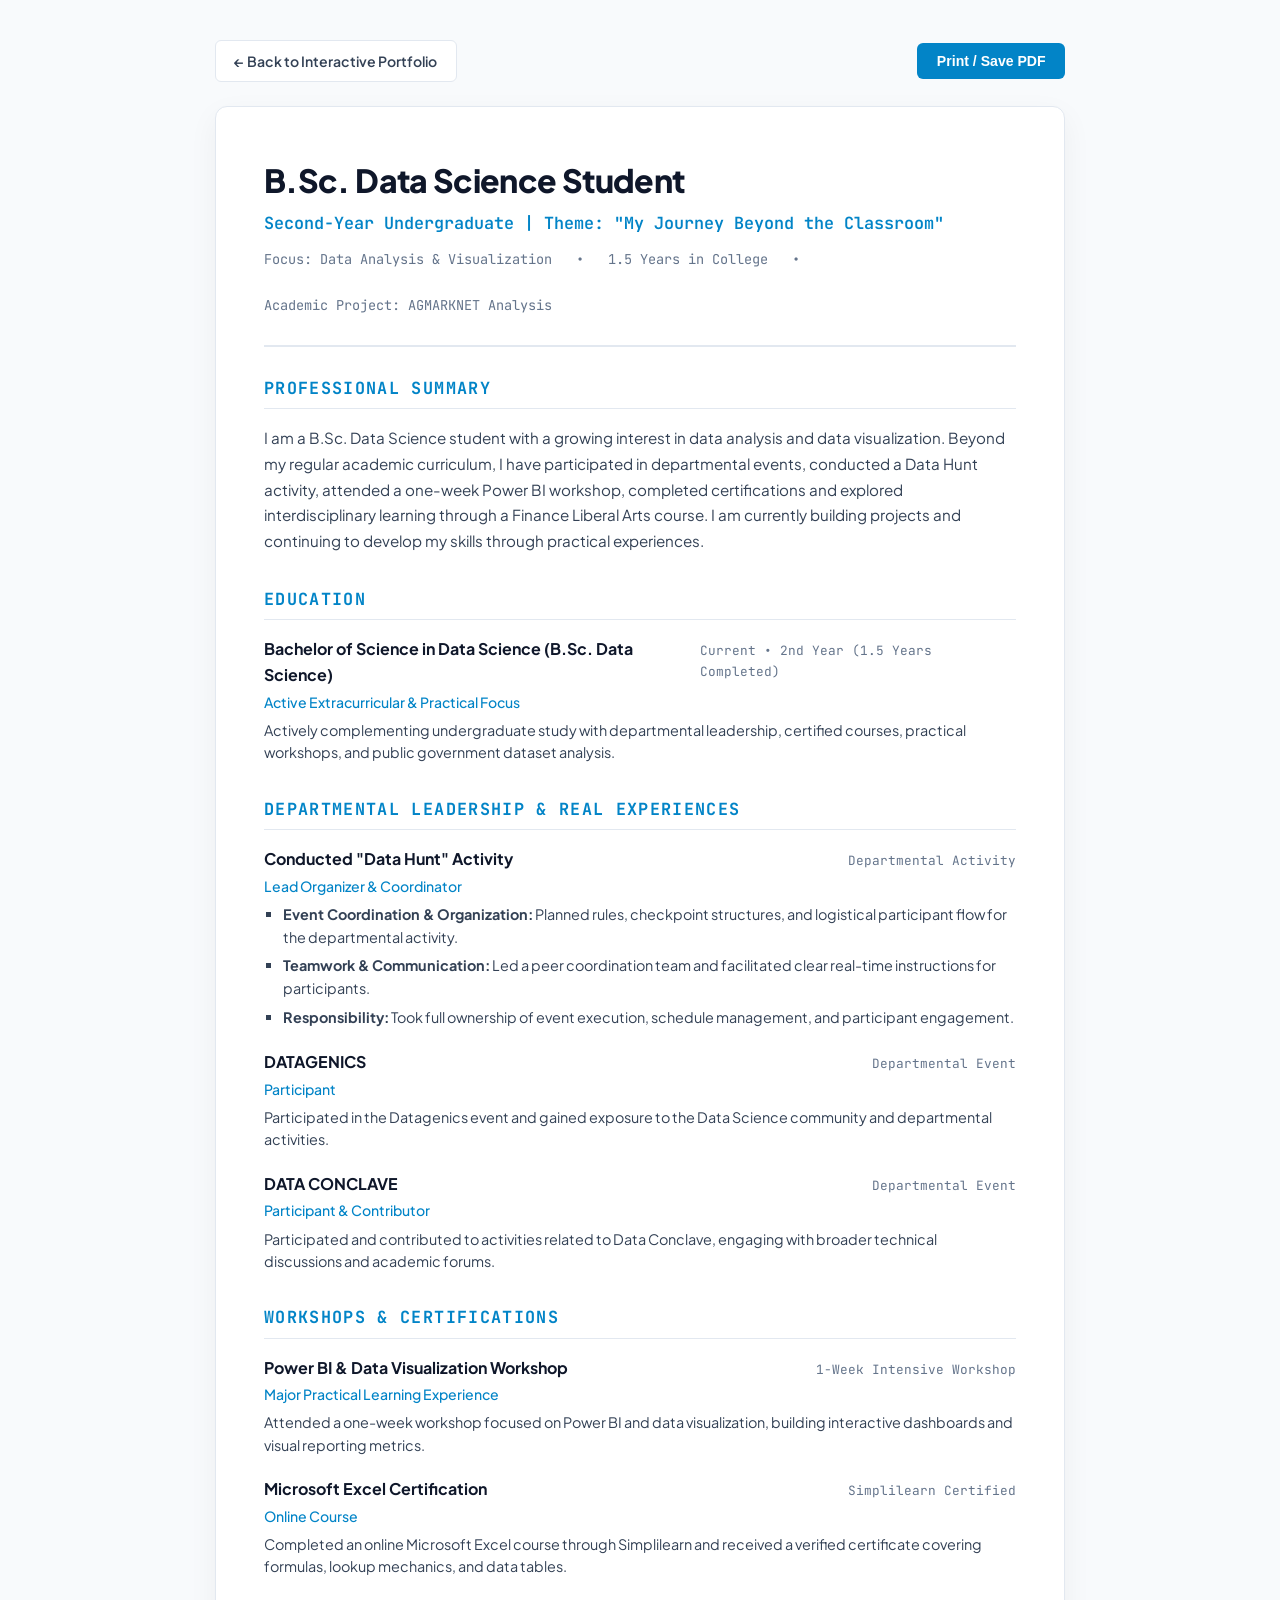
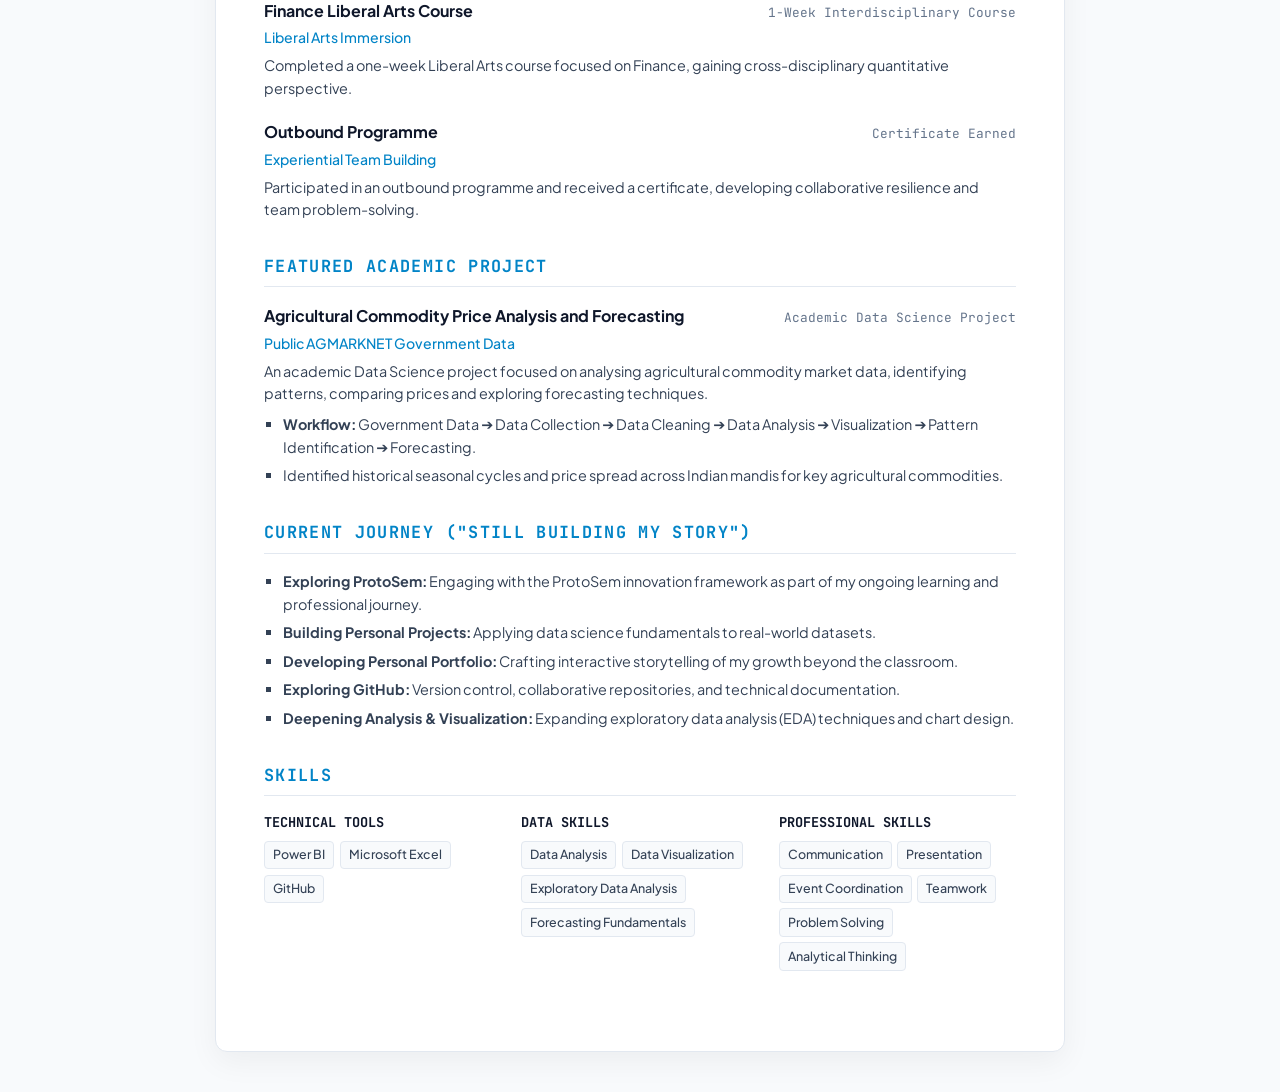
<file: resume.html>
<!DOCTYPE html>
<html lang="en">
<head>
  <meta charset="UTF-8">
  <meta name="viewport" content="width=device-width, initial-scale=1.0">
  <title>Resume | Second-Year B.Sc. Data Science Student</title>
  <meta name="description" content="Professional Resume of a 2nd-Year B.Sc. Data Science student. Focused on real departmental activities, workshops, certifications, and data projects beyond the classroom.">

  <!-- Google Fonts: Plus Jakarta Sans & JetBrains Mono -->
  <link rel="preconnect" href="https://fonts.googleapis.com">
  <link rel="preconnect" href="https://fonts.gstatic.com" crossorigin>
  <link href="https://fonts.googleapis.com/css2?family=JetBrains+Mono:wght@400;500;600;700&family=Plus+Jakarta+Sans:wght@300;400;500;600;700;800&display=swap" rel="stylesheet">

  <style>
    :root {
      --primary: #0f172a;
      --secondary: #334155;
      --accent: #0284c7;
      --accent-dark: #0369a1;
      --muted: #64748b;
      --border: #e2e8f0;
      --bg: #f8fafc;
      --card: #ffffff;
      --font-sans: 'Plus Jakarta Sans', system-ui, -apple-system, sans-serif;
      --font-mono: 'JetBrains Mono', monospace;
    }

    *, *::before, *::after {
      box-sizing: border-box;
      margin: 0;
      padding: 0;
    }

    body {
      font-family: var(--font-sans);
      background-color: var(--bg);
      color: var(--primary);
      line-height: 1.6;
      padding: 2.5rem 1rem;
      -webkit-font-smoothing: antialiased;
    }

    .resume-wrapper {
      max-width: 850px;
      margin: 0 auto;
      background: var(--card);
      border: 1px solid var(--border);
      border-radius: 12px;
      box-shadow: 0 10px 30px rgba(0, 0, 0, 0.05);
      padding: 3rem;
    }

    /* Action Toolbar (Hidden in Print) */
    .toolbar {
      max-width: 850px;
      margin: 0 auto 1.5rem auto;
      display: flex;
      justify-content: space-between;
      align-items: center;
      gap: 1rem;
      flex-wrap: wrap;
    }

    .btn {
      display: inline-flex;
      align-items: center;
      gap: 0.5rem;
      padding: 0.55rem 1.15rem;
      border-radius: 6px;
      font-size: 0.88rem;
      font-weight: 600;
      text-decoration: none;
      cursor: pointer;
      border: 1px solid transparent;
      transition: all 0.2s ease;
    }

    .btn-primary {
      background: var(--accent);
      color: #ffffff;
    }

    .btn-primary:hover {
      background: var(--accent-dark);
    }

    .btn-outline {
      background: #ffffff;
      color: var(--secondary);
      border-color: var(--border);
    }

    .btn-outline:hover {
      background: var(--bg);
      border-color: var(--muted);
    }

    /* Header */
    .header {
      border-bottom: 2px solid var(--border);
      padding-bottom: 1.75rem;
      margin-bottom: 1.75rem;
    }

    .name-title {
      font-size: 2rem;
      font-weight: 800;
      color: var(--primary);
      letter-spacing: -0.02em;
      margin-bottom: 0.25rem;
    }

    .sub-title {
      font-size: 1.05rem;
      color: var(--accent);
      font-weight: 600;
      font-family: var(--font-mono);
      margin-bottom: 0.75rem;
    }

    .contact-line {
      display: flex;
      flex-wrap: wrap;
      gap: 1.5rem;
      font-size: 0.85rem;
      color: var(--muted);
      font-family: var(--font-mono);
    }

    /* Section Styles */
    .section {
      margin-bottom: 2rem;
    }

    .section-title {
      font-size: 1.05rem;
      font-family: var(--font-mono);
      text-transform: uppercase;
      letter-spacing: 0.08em;
      color: var(--accent);
      border-bottom: 1.5px solid var(--border);
      padding-bottom: 0.4rem;
      margin-bottom: 1rem;
    }

    /* Summary Box */
    .summary-text {
      font-size: 0.95rem;
      color: var(--secondary);
      line-height: 1.7;
    }

    /* Entry Item */
    .entry {
      margin-bottom: 1.25rem;
    }

    .entry-header {
      display: flex;
      justify-content: space-between;
      align-items: baseline;
      margin-bottom: 0.2rem;
    }

    .entry-title {
      font-size: 1rem;
      font-weight: 700;
      color: var(--primary);
    }

    .entry-date {
      font-family: var(--font-mono);
      font-size: 0.8rem;
      color: var(--muted);
    }

    .entry-sub {
      font-size: 0.88rem;
      color: var(--accent);
      font-weight: 500;
      margin-bottom: 0.35rem;
    }

    .entry-desc {
      font-size: 0.9rem;
      color: var(--secondary);
      line-height: 1.55;
    }

    ul.bullet-list {
      list-style-type: square;
      padding-left: 1.2rem;
      font-size: 0.9rem;
      color: var(--secondary);
    }

    ul.bullet-list li {
      margin-bottom: 0.35rem;
    }

    /* Skills Grid */
    .skills-grid {
      display: grid;
      grid-template-columns: repeat(3, 1fr);
      gap: 1.25rem;
    }

    @media (max-width: 650px) {
      .skills-grid {
        grid-template-columns: 1fr;
      }
    }

    .skill-block h4 {
      font-size: 0.85rem;
      font-family: var(--font-mono);
      text-transform: uppercase;
      color: var(--primary);
      margin-bottom: 0.4rem;
    }

    .skill-tags {
      display: flex;
      flex-wrap: wrap;
      gap: 0.35rem;
    }

    .tag {
      font-size: 0.78rem;
      padding: 0.2rem 0.5rem;
      background: var(--bg);
      border: 1px solid var(--border);
      border-radius: 4px;
      color: var(--secondary);
      font-weight: 500;
    }

    /* Print Styles */
    @media print {
      body {
        background: #ffffff;
        padding: 0;
        font-size: 10pt;
      }

      .toolbar {
        display: none !important;
      }

      .resume-wrapper {
        border: none;
        box-shadow: none;
        padding: 0;
        max-width: 100%;
      }

      .section {
        margin-bottom: 1.25rem;
      }

      .name-title {
        font-size: 1.6rem;
      }
    }
  </style>
</head>
<body>

  <!-- Top Action Toolbar -->
  <div class="toolbar">
    <a href="index.html" class="btn btn-outline">
      &larr; Back to Interactive Portfolio
    </a>
    <div style="display: flex; gap: 0.5rem;">
      <button onclick="window.print()" class="btn btn-primary">
        Print / Save PDF
      </button>
    </div>
  </div>

  <!-- ATS Clean Printable Resume Document -->
  <main class="resume-wrapper">

    <!-- Header -->
    <header class="header">
      <h1 class="name-title">B.Sc. Data Science Student</h1>
      <p class="sub-title">Second-Year Undergraduate | Theme: "My Journey Beyond the Classroom"</p>
      <div class="contact-line">
        <span>Focus: Data Analysis & Visualization</span>
        <span>&bull;</span>
        <span>1.5 Years in College</span>
        <span>&bull;</span>
        <span>Academic Project: AGMARKNET Analysis</span>
      </div>
    </header>

    <!-- Professional Summary -->
    <section class="section">
      <h2 class="section-title">Professional Summary</h2>
      <p class="summary-text">
        I am a B.Sc. Data Science student with a growing interest in data analysis and data visualization. Beyond my regular academic curriculum, I have participated in departmental events, conducted a Data Hunt activity, attended a one-week Power BI workshop, completed certifications and explored interdisciplinary learning through a Finance Liberal Arts course. I am currently building projects and continuing to develop my skills through practical experiences.
      </p>
    </section>

    <!-- Education -->
    <section class="section">
      <h2 class="section-title">Education</h2>
      <div class="entry">
        <div class="entry-header">
          <span class="entry-title">Bachelor of Science in Data Science (B.Sc. Data Science)</span>
          <span class="entry-date">Current &bull; 2nd Year (1.5 Years Completed)</span>
        </div>
        <div class="entry-sub">Active Extracurricular & Practical Focus</div>
        <p class="entry-desc">
          Actively complementing undergraduate study with departmental leadership, certified courses, practical workshops, and public government dataset analysis.
        </p>
      </div>
    </section>

    <!-- Departmental Leadership & Activities -->
    <section class="section">
      <h2 class="section-title">Departmental Leadership & Real Experiences</h2>

      <div class="entry">
        <div class="entry-header">
          <span class="entry-title">Conducted "Data Hunt" Activity</span>
          <span class="entry-date">Departmental Activity</span>
        </div>
        <div class="entry-sub">Lead Organizer & Coordinator</div>
        <ul class="bullet-list">
          <li><strong>Event Coordination & Organization:</strong> Planned rules, checkpoint structures, and logistical participant flow for the departmental activity.</li>
          <li><strong>Teamwork & Communication:</strong> Led a peer coordination team and facilitated clear real-time instructions for participants.</li>
          <li><strong>Responsibility:</strong> Took full ownership of event execution, schedule management, and participant engagement.</li>
        </ul>
      </div>

      <div class="entry">
        <div class="entry-header">
          <span class="entry-title">DATAGENICS</span>
          <span class="entry-date">Departmental Event</span>
        </div>
        <div class="entry-sub">Participant</div>
        <p class="entry-desc">
          Participated in the Datagenics event and gained exposure to the Data Science community and departmental activities.
        </p>
      </div>

      <div class="entry">
        <div class="entry-header">
          <span class="entry-title">DATA CONCLAVE</span>
          <span class="entry-date">Departmental Event</span>
        </div>
        <div class="entry-sub">Participant & Contributor</div>
        <p class="entry-desc">
          Participated and contributed to activities related to Data Conclave, engaging with broader technical discussions and academic forums.
        </p>
      </div>
    </section>

    <!-- Workshops & Certifications -->
    <section class="section">
      <h2 class="section-title">Workshops & Certifications</h2>

      <div class="entry">
        <div class="entry-header">
          <span class="entry-title">Power BI & Data Visualization Workshop</span>
          <span class="entry-date">1-Week Intensive Workshop</span>
        </div>
        <div class="entry-sub">Major Practical Learning Experience</div>
        <p class="entry-desc">
          Attended a one-week workshop focused on Power BI and data visualization, building interactive dashboards and visual reporting metrics.
        </p>
      </div>

      <div class="entry">
        <div class="entry-header">
          <span class="entry-title">Microsoft Excel Certification</span>
          <span class="entry-date">Simplilearn Certified</span>
        </div>
        <div class="entry-sub">Online Course</div>
        <p class="entry-desc">
          Completed an online Microsoft Excel course through Simplilearn and received a verified certificate covering formulas, lookup mechanics, and data tables.
        </p>
      </div>

      <div class="entry">
        <div class="entry-header">
          <span class="entry-title">Finance Liberal Arts Course</span>
          <span class="entry-date">1-Week Interdisciplinary Course</span>
        </div>
        <div class="entry-sub">Liberal Arts Immersion</div>
        <p class="entry-desc">
          Completed a one-week Liberal Arts course focused on Finance, gaining cross-disciplinary quantitative perspective.
        </p>
      </div>

      <div class="entry">
        <div class="entry-header">
          <span class="entry-title">Outbound Programme</span>
          <span class="entry-date">Certificate Earned</span>
        </div>
        <div class="entry-sub">Experiential Team Building</div>
        <p class="entry-desc">
          Participated in an outbound programme and received a certificate, developing collaborative resilience and team problem-solving.
        </p>
      </div>
    </section>

    <!-- Featured Academic Project -->
    <section class="section">
      <h2 class="section-title">Featured Academic Project</h2>

      <div class="entry">
        <div class="entry-header">
          <span class="entry-title">Agricultural Commodity Price Analysis and Forecasting</span>
          <span class="entry-date">Academic Data Science Project</span>
        </div>
        <div class="entry-sub">Public AGMARKNET Government Data</div>
        <p class="entry-desc" style="margin-bottom: 0.5rem;">
          An academic Data Science project focused on analysing agricultural commodity market data, identifying patterns, comparing prices and exploring forecasting techniques.
        </p>
        <ul class="bullet-list">
          <li><strong>Workflow:</strong> Government Data ➔ Data Collection ➔ Data Cleaning ➔ Data Analysis ➔ Visualization ➔ Pattern Identification ➔ Forecasting.</li>
          <li>Identified historical seasonal cycles and price spread across Indian mandis for key agricultural commodities.</li>
        </ul>
      </div>
    </section>

    <!-- Current Learning Journey -->
    <section class="section">
      <h2 class="section-title">Current Journey ("Still Building My Story")</h2>
      <ul class="bullet-list">
        <li><strong>Exploring ProtoSem:</strong> Engaging with the ProtoSem innovation framework as part of my ongoing learning and professional journey.</li>
        <li><strong>Building Personal Projects:</strong> Applying data science fundamentals to real-world datasets.</li>
        <li><strong>Developing Personal Portfolio:</strong> Crafting interactive storytelling of my growth beyond the classroom.</li>
        <li><strong>Exploring GitHub:</strong> Version control, collaborative repositories, and technical documentation.</li>
        <li><strong>Deepening Analysis & Visualization:</strong> Expanding exploratory data analysis (EDA) techniques and chart design.</li>
      </ul>
    </section>

    <!-- Skills Summary -->
    <section class="section">
      <h2 class="section-title">Skills</h2>

      <div class="skills-grid">
        <div class="skill-block">
          <h4>Technical Tools</h4>
          <div class="skill-tags">
            <span class="tag">Power BI</span>
            <span class="tag">Microsoft Excel</span>
            <span class="tag">GitHub</span>
          </div>
        </div>

        <div class="skill-block">
          <h4>Data Skills</h4>
          <div class="skill-tags">
            <span class="tag">Data Analysis</span>
            <span class="tag">Data Visualization</span>
            <span class="tag">Exploratory Data Analysis</span>
            <span class="tag">Forecasting Fundamentals</span>
          </div>
        </div>

        <div class="skill-block">
          <h4>Professional Skills</h4>
          <div class="skill-tags">
            <span class="tag">Communication</span>
            <span class="tag">Presentation</span>
            <span class="tag">Event Coordination</span>
            <span class="tag">Teamwork</span>
            <span class="tag">Problem Solving</span>
            <span class="tag">Analytical Thinking</span>
          </div>
        </div>
      </div>
    </section>

  </main>

</body>
</html>
</file>
<file: styles.css>
/* ==========================================================================
   MY JOURNEY BEYOND THE CLASSROOM - DESIGN SYSTEM & STYLESHEET
   Second-Year B.Sc. Data Science Student Portfolio
   ========================================================================== */

/* --- CSS Variables & Theme Tokens --- */
:root {
  /* Dark Theme (Default) */
  --bg-primary: #070a13;
  --bg-secondary: #0d1322;
  --bg-tertiary: #131c31;
  --bg-card: rgba(15, 23, 42, 0.72);
  --bg-card-hover: rgba(22, 34, 60, 0.88);
  --bg-glass: rgba(13, 19, 34, 0.65);
  --bg-input: rgba(30, 41, 59, 0.6);

  --border-subtle: rgba(255, 255, 255, 0.08);
  --border-hover: rgba(0, 242, 254, 0.35);
  --border-active: rgba(0, 242, 254, 0.8);

  --text-primary: #f8fafc;
  --text-secondary: #94a3b8;
  --text-muted: #64748b;
  --text-dim: #475569;

  /* Accent Colors */
  --accent-cyan: #00f2fe;
  --accent-blue: #3b82f6;
  --accent-indigo: #6366f1;
  --accent-violet: #8b5cf6;
  --accent-emerald: #10b981;
  --accent-amber: #f59e0b;
  --accent-rose: #f43f5e;

  /* Gradients */
  --gradient-brand: linear-gradient(135deg, #00f2fe 0%, #3b82f6 50%, #8b5cf6 100%);
  --gradient-glow: linear-gradient(135deg, rgba(0, 242, 254, 0.15), rgba(139, 92, 246, 0.15));
  --gradient-card: linear-gradient(135deg, rgba(255, 255, 255, 0.05) 0%, rgba(255, 255, 255, 0.01) 100%);
  --gradient-emerald: linear-gradient(135deg, #10b981 0%, #059669 100%);
  --gradient-amber: linear-gradient(135deg, #f59e0b 0%, #d97706 100%);

  /* Shadows */
  --shadow-sm: 0 2px 8px rgba(0, 0, 0, 0.3);
  --shadow-md: 0 8px 24px -4px rgba(0, 0, 0, 0.45);
  --shadow-lg: 0 16px 40px -8px rgba(0, 0, 0, 0.6);
  --shadow-cyan: 0 0 25px rgba(0, 242, 254, 0.25);
  --shadow-violet: 0 0 25px rgba(139, 92, 246, 0.25);

  /* Layout & Sizing */
  --container-max: 1200px;
  --header-height: 72px;
  --radius-sm: 8px;
  --radius-md: 14px;
  --radius-lg: 20px;
  --radius-full: 9999px;

  /* Typography */
  --font-sans: 'Plus Jakarta Sans', system-ui, -apple-system, BlinkMacSystemFont, 'Segoe UI', Roboto, sans-serif;
  --font-mono: 'JetBrains Mono', monospace;

  /* Transitions */
  --transition-fast: 0.18s cubic-bezier(0.16, 1, 0.3, 1);
  --transition-normal: 0.3s cubic-bezier(0.16, 1, 0.3, 1);
  --transition-smooth: 0.5s cubic-bezier(0.16, 1, 0.3, 1);
}

/* --- Light Theme Overrides --- */
[data-theme="light"] {
  --bg-primary: #f8fafc;
  --bg-secondary: #f1f5f9;
  --bg-tertiary: #e2e8f0;
  --bg-card: rgba(255, 255, 255, 0.85);
  --bg-card-hover: #ffffff;
  --bg-glass: rgba(255, 255, 255, 0.75);
  --bg-input: #ffffff;

  --border-subtle: rgba(15, 23, 42, 0.08);
  --border-hover: rgba(14, 165, 233, 0.45);
  --border-active: rgba(14, 165, 233, 0.85);

  --text-primary: #0f172a;
  --text-secondary: #475569;
  --text-muted: #64748b;
  --text-dim: #94a3b8;

  --accent-cyan: #0284c7;
  --accent-blue: #2563eb;
  --accent-indigo: #4f46e5;
  --accent-violet: #7c3aed;
  --accent-emerald: #059669;
  --accent-amber: #d97706;

  --gradient-brand: linear-gradient(135deg, #0284c7 0%, #2563eb 50%, #7c3aed 100%);
  --gradient-glow: linear-gradient(135deg, rgba(2, 132, 199, 0.08), rgba(124, 58, 237, 0.08));
  --gradient-card: linear-gradient(135deg, rgba(255, 255, 255, 0.95) 0%, rgba(248, 250, 252, 0.8) 100%);

  --shadow-sm: 0 2px 8px rgba(15, 23, 42, 0.06);
  --shadow-md: 0 8px 24px -4px rgba(15, 23, 42, 0.08);
  --shadow-lg: 0 16px 40px -8px rgba(15, 23, 42, 0.12);
  --shadow-cyan: 0 0 20px rgba(2, 132, 199, 0.18);
  --shadow-violet: 0 0 20px rgba(124, 58, 237, 0.18);
}

/* --- Base Reset & Box Sizing --- */
*, *::before, *::after {
  box-sizing: border-box;
  margin: 0;
  padding: 0;
}

html {
  scroll-behavior: smooth;
  font-size: 16px;
  -webkit-font-smoothing: antialiased;
  -moz-osx-font-smoothing: grayscale;
}

body {
  font-family: var(--font-sans);
  background-color: var(--bg-primary);
  color: var(--text-primary);
  line-height: 1.65;
  overflow-x: hidden;
  position: relative;
  min-height: 100vh;
  transition: background-color var(--transition-normal), color var(--transition-normal);
}

/* --- Background Particle Mesh Canvas --- */
#particle-canvas {
  position: fixed;
  top: 0;
  left: 0;
  width: 100%;
  height: 100%;
  z-index: 0;
  pointer-events: none;
  opacity: 0.65;
}

/* --- Interactive Spotlight --- */
.spotlight-overlay {
  position: fixed;
  top: 0;
  left: 0;
  width: 100%;
  height: 100%;
  z-index: 1;
  pointer-events: none;
  background: radial-gradient(700px circle at var(--mouse-x, 50%) var(--mouse-y, 30%), rgba(0, 242, 254, 0.04), transparent 70%);
}

/* --- Layout Containers --- */
.app-container {
  position: relative;
  z-index: 2;
  width: 100%;
}

.container {
  width: 100%;
  max-width: var(--container-max);
  margin: 0 auto;
  padding: 0 1.5rem;
}

section {
  padding: 5.5rem 0;
  position: relative;
}

/* --- Typography Utilities --- */
h1, h2, h3, h4, h5, h6 {
  color: var(--text-primary);
  font-weight: 700;
  line-height: 1.25;
  letter-spacing: -0.02em;
}

p {
  color: var(--text-secondary);
  font-size: 1.025rem;
}

.mono-tag {
  font-family: var(--font-mono);
  font-size: 0.8rem;
  letter-spacing: 0.04em;
  text-transform: uppercase;
}

.text-gradient {
  background: var(--gradient-brand);
  -webkit-background-clip: text;
  -webkit-text-fill-color: transparent;
  display: inline-block;
}

.text-cyan { color: var(--accent-cyan); }
.text-violet { color: var(--accent-violet); }
.text-emerald { color: var(--accent-emerald); }
.text-amber { color: var(--accent-amber); }

/* --- Section Headers --- */
.section-header {
  text-align: center;
  max-width: 760px;
  margin: 0 auto 3.5rem auto;
}

.section-badge {
  display: inline-flex;
  align-items: center;
  gap: 0.5rem;
  padding: 0.35rem 0.9rem;
  background: var(--gradient-glow);
  border: 1px solid var(--border-subtle);
  border-radius: var(--radius-full);
  font-family: var(--font-mono);
  font-size: 0.78rem;
  font-weight: 600;
  color: var(--accent-cyan);
  text-transform: uppercase;
  letter-spacing: 0.06em;
  margin-bottom: 1rem;
}

.section-badge i, .section-badge svg {
  width: 14px;
  height: 14px;
}

.section-title {
  font-size: 2.35rem;
  margin-bottom: 1rem;
}

@media (max-width: 768px) {
  .section-title { font-size: 1.85rem; }
}

.section-desc {
  font-size: 1.05rem;
  color: var(--text-secondary);
}

/* --- Navigation Bar --- */
.navbar {
  position: fixed;
  top: 0;
  left: 0;
  right: 0;
  height: var(--header-height);
  z-index: 100;
  background: var(--bg-glass);
  backdrop-filter: blur(16px);
  -webkit-backdrop-filter: blur(16px);
  border-bottom: 1px solid var(--border-subtle);
  transition: all var(--transition-normal);
}

.navbar-inner {
  height: 100%;
  display: flex;
  align-items: center;
  justify-content: space-between;
}

.nav-brand {
  display: flex;
  align-items: center;
  gap: 0.75rem;
  text-decoration: none;
  color: var(--text-primary);
  font-weight: 700;
  font-size: 1.1rem;
}

.brand-icon {
  width: 36px;
  height: 36px;
  border-radius: var(--radius-sm);
  background: var(--gradient-brand);
  display: flex;
  align-items: center;
  justify-content: center;
  color: #ffffff;
  font-weight: 800;
  font-family: var(--font-mono);
  font-size: 0.95rem;
  box-shadow: var(--shadow-cyan);
}

.brand-meta {
  display: flex;
  flex-direction: column;
}

.brand-title {
  font-size: 0.95rem;
  font-weight: 700;
  line-height: 1.2;
}

.brand-sub {
  font-size: 0.72rem;
  color: var(--accent-cyan);
  font-family: var(--font-mono);
}

.nav-links {
  display: flex;
  align-items: center;
  gap: 1.35rem;
  list-style: none;
}

.nav-link {
  text-decoration: none;
  color: var(--text-secondary);
  font-size: 0.9rem;
  font-weight: 500;
  transition: color var(--transition-fast);
  position: relative;
  padding: 0.4rem 0;
}

.nav-link:hover, .nav-link.active {
  color: var(--accent-cyan);
}

.nav-link.active::after {
  content: '';
  position: absolute;
  bottom: 0;
  left: 0;
  width: 100%;
  height: 2px;
  background: var(--gradient-brand);
  border-radius: var(--radius-full);
}

.nav-actions {
  display: flex;
  align-items: center;
  gap: 0.65rem;
}

.icon-btn {
  width: 38px;
  height: 38px;
  border-radius: var(--radius-sm);
  background: var(--bg-tertiary);
  border: 1px solid var(--border-subtle);
  color: var(--text-secondary);
  display: flex;
  align-items: center;
  justify-content: center;
  cursor: pointer;
  transition: all var(--transition-fast);
}

.icon-btn svg {
  width: 18px;
  height: 18px;
}

.icon-btn:hover {
  color: var(--accent-cyan);
  border-color: var(--border-hover);
  background: var(--bg-card-hover);
  transform: translateY(-2px);
}

.mobile-nav-toggle {
  display: none;
}

@media (max-width: 990px) {
  .nav-links {
    display: none;
  }
  .mobile-nav-toggle {
    display: flex;
  }
}

/* Mobile Drawer */
.mobile-drawer {
  position: fixed;
  top: var(--header-height);
  left: 0;
  width: 100%;
  background: var(--bg-secondary);
  border-bottom: 1px solid var(--border-subtle);
  padding: 1.5rem;
  display: flex;
  flex-direction: column;
  gap: 0.75rem;
  transform: translateY(-120%);
  transition: transform var(--transition-normal);
  z-index: 99;
}

.mobile-drawer.open {
  transform: translateY(0);
  box-shadow: var(--shadow-lg);
}

.mobile-drawer .nav-link {
  font-size: 1.05rem;
  padding: 0.6rem 0;
  border-bottom: 1px solid var(--border-subtle);
}

/* --- Buttons & UI Elements --- */
.btn {
  display: inline-flex;
  align-items: center;
  justify-content: center;
  gap: 0.55rem;
  padding: 0.75rem 1.45rem;
  border-radius: var(--radius-sm);
  font-family: var(--font-sans);
  font-size: 0.92rem;
  font-weight: 600;
  text-decoration: none;
  cursor: pointer;
  transition: all var(--transition-normal);
  border: none;
  outline: none;
}

.btn svg {
  width: 16px;
  height: 16px;
}

.btn-primary {
  background: var(--gradient-brand);
  color: #ffffff;
  box-shadow: 0 4px 18px rgba(0, 242, 254, 0.28);
}

.btn-primary:hover {
  transform: translateY(-2px);
  box-shadow: 0 8px 24px rgba(0, 242, 254, 0.42);
}

.btn-secondary {
  background: var(--bg-tertiary);
  color: var(--text-primary);
  border: 1px solid var(--border-subtle);
}

.btn-secondary:hover {
  background: var(--bg-card-hover);
  border-color: var(--border-hover);
  transform: translateY(-2px);
}

.btn-outline-cyan {
  background: transparent;
  color: var(--accent-cyan);
  border: 1px solid rgba(0, 242, 254, 0.4);
}

.btn-outline-cyan:hover {
  background: rgba(0, 242, 254, 0.1);
  border-color: var(--accent-cyan);
  transform: translateY(-2px);
  box-shadow: var(--shadow-cyan);
}

.btn-sm {
  padding: 0.45rem 0.95rem;
  font-size: 0.82rem;
}

/* --- Glassmorphism Card System --- */
.glass-card {
  background: var(--bg-card);
  backdrop-filter: blur(16px);
  -webkit-backdrop-filter: blur(16px);
  border: 1px solid var(--border-subtle);
  border-radius: var(--radius-md);
  padding: 1.75rem;
  transition: all var(--transition-normal);
  position: relative;
  overflow: hidden;
}

.glass-card::before {
  content: '';
  position: absolute;
  top: 0;
  left: 0;
  right: 0;
  height: 1px;
  background: linear-gradient(90deg, transparent, rgba(255, 255, 255, 0.15), transparent);
}

.glass-card:hover {
  border-color: var(--border-hover);
  transform: translateY(-4px);
  box-shadow: var(--shadow-md);
}

/* ==========================================================================
   SECTION 1: HERO SECTION
   ========================================================================== */
.hero-section {
  padding-top: calc(var(--header-height) + 3rem);
  padding-bottom: 5rem;
  min-height: 88vh;
  display: flex;
  align-items: center;
}

.hero-grid {
  display: grid;
  grid-template-columns: 1.2fr 0.8fr;
  gap: 3rem;
  align-items: center;
}

@media (max-width: 968px) {
  .hero-grid {
    grid-template-columns: 1fr;
    gap: 2.5rem;
  }
}

.hero-live-pill {
  display: inline-flex;
  align-items: center;
  gap: 0.65rem;
  padding: 0.4rem 1rem;
  background: var(--bg-tertiary);
  border: 1px solid var(--border-subtle);
  border-radius: var(--radius-full);
  font-family: var(--font-mono);
  font-size: 0.8rem;
  color: var(--text-secondary);
  margin-bottom: 1.5rem;
}

.pulse-dot {
  width: 8px;
  height: 8px;
  border-radius: 50%;
  background-color: var(--accent-emerald);
  box-shadow: 0 0 10px var(--accent-emerald);
  animation: pulse-glow 2s infinite;
}

@keyframes pulse-glow {
  0% { transform: scale(0.95); opacity: 0.7; }
  50% { transform: scale(1.3); opacity: 1; }
  100% { transform: scale(0.95); opacity: 0.7; }
}

.hero-title {
  font-size: 3.2rem;
  line-height: 1.15;
  margin-bottom: 1rem;
  font-weight: 800;
}

@media (max-width: 768px) {
  .hero-title { font-size: 2.3rem; }
}

.hero-subtitle {
  font-size: 1.2rem;
  font-weight: 600;
  color: var(--accent-cyan);
  margin-bottom: 1.25rem;
  font-family: var(--font-mono);
  letter-spacing: -0.01em;
}

.hero-intro {
  font-size: 1.1rem;
  color: var(--text-secondary);
  margin-bottom: 2rem;
  max-width: 620px;
  line-height: 1.7;
}

.hero-actions {
  display: flex;
  flex-wrap: wrap;
  gap: 1rem;
  margin-bottom: 2.5rem;
}

/* Hero Stats Bar */
.hero-stats-bar {
  display: grid;
  grid-template-columns: repeat(4, 1fr);
  gap: 1rem;
  padding-top: 1.75rem;
  border-top: 1px solid var(--border-subtle);
}

@media (max-width: 640px) {
  .hero-stats-bar {
    grid-template-columns: repeat(2, 1fr);
  }
}

.stat-item {
  display: flex;
  flex-direction: column;
}

.stat-number {
  font-size: 1.65rem;
  font-weight: 800;
  font-family: var(--font-mono);
  color: var(--text-primary);
  line-height: 1.2;
}

.stat-label {
  font-size: 0.72rem;
  color: var(--text-muted);
  text-transform: uppercase;
  letter-spacing: 0.05em;
  margin-top: 0.25rem;
}

/* Hero Visual Card / Data Pipeline Mockup */
.hero-visual-card {
  background: var(--bg-card);
  backdrop-filter: blur(20px);
  border: 1px solid var(--border-subtle);
  border-radius: var(--radius-lg);
  padding: 1.85rem;
  box-shadow: var(--shadow-lg);
  position: relative;
}

.visual-top-bar {
  display: flex;
  align-items: center;
  justify-content: space-between;
  border-bottom: 1px solid var(--border-subtle);
  padding-bottom: 1rem;
  margin-bottom: 1.25rem;
}

.terminal-dots {
  display: flex;
  gap: 6px;
}

.t-dot {
  width: 10px;
  height: 10px;
  border-radius: 50%;
}
.t-red { background: #ef4444; }
.t-yellow { background: #f59e0b; }
.t-green { background: #10b981; }

.visual-title {
  font-family: var(--font-mono);
  font-size: 0.78rem;
  color: var(--text-muted);
}

.data-mesh-view {
  position: relative;
  display: flex;
  flex-direction: column;
  gap: 0.85rem;
}

.flow-step-pill {
  display: flex;
  align-items: center;
  justify-content: space-between;
  padding: 0.75rem 1rem;
  border-radius: var(--radius-sm);
  background: var(--bg-tertiary);
  border: 1px solid var(--border-subtle);
  font-size: 0.85rem;
  transition: all var(--transition-fast);
}

.flow-step-pill:hover {
  border-color: var(--accent-cyan);
  background: var(--bg-card-hover);
  transform: translateX(4px);
}

.flow-left {
  display: flex;
  align-items: center;
  gap: 0.75rem;
  font-weight: 600;
}

.flow-left svg {
  width: 18px;
  height: 18px;
  color: var(--accent-cyan);
}

.flow-tag {
  font-family: var(--font-mono);
  font-size: 0.72rem;
  padding: 0.2rem 0.5rem;
  border-radius: 4px;
  background: rgba(0, 242, 254, 0.12);
  color: var(--accent-cyan);
}

/* ==========================================================================
   SECTION 2: MY EXPERIENCES
   ========================================================================== */
.filter-tabs-wrapper {
  display: flex;
  justify-content: center;
  margin-bottom: 2.5rem;
  flex-wrap: wrap;
  gap: 0.5rem;
}

.filter-tab {
  padding: 0.5rem 1.15rem;
  border-radius: var(--radius-full);
  background: var(--bg-tertiary);
  border: 1px solid var(--border-subtle);
  color: var(--text-secondary);
  font-size: 0.85rem;
  font-weight: 500;
  cursor: pointer;
  transition: all var(--transition-fast);
}

.filter-tab:hover, .filter-tab.active {
  color: #ffffff;
  background: var(--gradient-brand);
  border-color: transparent;
  box-shadow: 0 4px 14px rgba(0, 242, 254, 0.25);
}

.experiences-grid {
  display: grid;
  grid-template-columns: repeat(auto-fill, minmax(350px, 1fr));
  gap: 1.75rem;
}

@media (max-width: 640px) {
  .experiences-grid {
    grid-template-columns: 1fr;
  }
}

.exp-card {
  display: flex;
  flex-direction: column;
  height: 100%;
}

.exp-header {
  display: flex;
  align-items: flex-start;
  justify-content: space-between;
  margin-bottom: 1.25rem;
}

.exp-icon-wrap {
  width: 48px;
  height: 48px;
  border-radius: var(--radius-md);
  display: flex;
  align-items: center;
  justify-content: center;
  color: #ffffff;
}

.exp-icon-wrap svg {
  width: 24px;
  height: 24px;
}

.exp-icon-cyan { background: linear-gradient(135deg, #00f2fe, #0284c7); }
.exp-icon-violet { background: linear-gradient(135deg, #8b5cf6, #6366f1); }
.exp-icon-emerald { background: linear-gradient(135deg, #10b981, #059669); }
.exp-icon-amber { background: linear-gradient(135deg, #f59e0b, #d97706); }

.exp-badge {
  font-family: var(--font-mono);
  font-size: 0.72rem;
  font-weight: 600;
  padding: 0.25rem 0.65rem;
  border-radius: var(--radius-full);
  border: 1px solid var(--border-subtle);
  background: var(--bg-tertiary);
  color: var(--accent-cyan);
}

.exp-title {
  font-size: 1.25rem;
  margin-bottom: 0.4rem;
  display: flex;
  align-items: center;
  gap: 0.5rem;
}

.exp-category-sub {
  font-size: 0.8rem;
  color: var(--accent-violet);
  font-family: var(--font-mono);
  margin-bottom: 0.75rem;
}

.exp-desc {
  font-size: 0.95rem;
  color: var(--text-secondary);
  margin-bottom: 1.25rem;
  flex-grow: 1;
}

/* Highlights Box (for Data Hunt, Power BI, etc.) */
.exp-highlights {
  background: var(--bg-tertiary);
  border-radius: var(--radius-sm);
  padding: 0.85rem 1rem;
  margin-bottom: 1.25rem;
  border: 1px solid var(--border-subtle);
}

.exp-highlights-title {
  font-size: 0.75rem;
  font-family: var(--font-mono);
  text-transform: uppercase;
  color: var(--text-muted);
  margin-bottom: 0.5rem;
  display: flex;
  align-items: center;
  gap: 0.35rem;
}

.exp-pill-list {
  display: flex;
  flex-wrap: wrap;
  gap: 0.4rem;
}

.exp-pill {
  font-size: 0.75rem;
  padding: 0.2rem 0.55rem;
  border-radius: 4px;
  background: rgba(255, 255, 255, 0.05);
  color: var(--text-primary);
  border: 1px solid var(--border-subtle);
  font-weight: 500;
}

.exp-footer {
  display: flex;
  align-items: center;
  justify-content: space-between;
  padding-top: 1rem;
  border-top: 1px solid var(--border-subtle);
  font-size: 0.82rem;
  color: var(--text-muted);
}

.exp-learn-more {
  color: var(--accent-cyan);
  font-weight: 600;
  cursor: pointer;
  display: inline-flex;
  align-items: center;
  gap: 0.3rem;
  transition: gap var(--transition-fast);
}

.exp-learn-more:hover {
  gap: 0.55rem;
}

/* ==========================================================================
   SECTION 3: ACHIEVEMENT TIMELINE (1.5 Years Growth)
   ========================================================================== */
.timeline-stepper {
  display: flex;
  align-items: center;
  justify-content: space-between;
  max-width: 900px;
  margin: 0 auto 3rem auto;
  position: relative;
}

.timeline-stepper::before {
  content: '';
  position: absolute;
  top: 50%;
  left: 5%;
  right: 5%;
  height: 2px;
  background: var(--border-subtle);
  z-index: 1;
  transform: translateY(-50%);
}

.timeline-step-btn {
  position: relative;
  z-index: 2;
  display: flex;
  flex-direction: column;
  align-items: center;
  gap: 0.5rem;
  background: none;
  border: none;
  cursor: pointer;
  padding: 0.5rem;
}

.step-node {
  width: 44px;
  height: 44px;
  border-radius: 50%;
  background: var(--bg-tertiary);
  border: 2px solid var(--border-subtle);
  display: flex;
  align-items: center;
  justify-content: center;
  color: var(--text-muted);
  transition: all var(--transition-normal);
}

.step-node svg {
  width: 18px;
  height: 18px;
}

.step-label {
  font-family: var(--font-mono);
  font-size: 0.75rem;
  font-weight: 700;
  color: var(--text-muted);
  text-transform: uppercase;
  letter-spacing: 0.05em;
  transition: color var(--transition-fast);
}

.timeline-step-btn:hover .step-node,
.timeline-step-btn.active .step-node {
  background: var(--gradient-brand);
  border-color: #ffffff;
  color: #ffffff;
  transform: scale(1.12);
  box-shadow: 0 0 20px rgba(0, 242, 254, 0.4);
}

.timeline-step-btn:hover .step-label,
.timeline-step-btn.active .step-label {
  color: var(--accent-cyan);
}

/* Timeline Vertical Flow */
.timeline-track-container {
  position: relative;
  max-width: 860px;
  margin: 0 auto;
}

.timeline-beam {
  position: absolute;
  top: 0;
  bottom: 0;
  left: 28px;
  width: 2px;
  background: linear-gradient(180deg, var(--accent-cyan), var(--accent-violet), var(--accent-emerald));
  opacity: 0.35;
}

@media (max-width: 640px) {
  .timeline-beam { left: 20px; }
}

.timeline-event-card {
  display: flex;
  gap: 1.75rem;
  margin-bottom: 2rem;
  position: relative;
  transition: all var(--transition-normal);
}

.timeline-bullet {
  width: 58px;
  height: 58px;
  min-width: 58px;
  border-radius: 50%;
  background: var(--bg-secondary);
  border: 2px solid var(--border-subtle);
  display: flex;
  align-items: center;
  justify-content: center;
  color: var(--accent-cyan);
  box-shadow: var(--shadow-sm);
  z-index: 2;
  transition: all var(--transition-fast);
}

.timeline-bullet svg {
  width: 22px;
  height: 22px;
}

.timeline-event-card:hover .timeline-bullet {
  border-color: var(--accent-cyan);
  box-shadow: var(--shadow-cyan);
  transform: scale(1.08);
}

.timeline-card-content {
  flex-grow: 1;
}

.timeline-meta-bar {
  display: flex;
  align-items: center;
  justify-content: space-between;
  margin-bottom: 0.5rem;
}

.timeline-phase-tag {
  font-family: var(--font-mono);
  font-size: 0.72rem;
  padding: 0.2rem 0.6rem;
  border-radius: var(--radius-full);
  background: rgba(139, 92, 246, 0.15);
  color: var(--accent-violet);
  font-weight: 600;
}

/* ==========================================================================
   SECTION 4: FEATURED PROJECT (AGMARKNET Government Data Analysis)
   ========================================================================== */
.project-featured-container {
  background: var(--bg-card);
  backdrop-filter: blur(20px);
  border: 1px solid var(--border-subtle);
  border-radius: var(--radius-lg);
  padding: 2.75rem;
  box-shadow: var(--shadow-lg);
}

@media (max-width: 768px) {
  .project-featured-container {
    padding: 1.5rem;
  }
}

.project-header-block {
  margin-bottom: 2.5rem;
}

.project-category-tag {
  display: inline-flex;
  align-items: center;
  gap: 0.5rem;
  font-family: var(--font-mono);
  font-size: 0.8rem;
  color: var(--accent-emerald);
  margin-bottom: 0.75rem;
}

.project-category-tag svg {
  width: 16px;
  height: 16px;
}

.project-main-title {
  font-size: 1.95rem;
  margin-bottom: 1rem;
  line-height: 1.3;
}

.project-main-desc {
  font-size: 1.05rem;
  color: var(--text-secondary);
  max-width: 850px;
  line-height: 1.7;
}

/* 7-Step Pipeline Visualizer */
.pipeline-section {
  margin: 2.5rem 0;
}

.pipeline-heading {
  font-size: 0.9rem;
  font-family: var(--font-mono);
  text-transform: uppercase;
  color: var(--text-muted);
  margin-bottom: 1.25rem;
  display: flex;
  align-items: center;
  gap: 0.5rem;
}

.pipeline-flow-wrapper {
  display: flex;
  align-items: center;
  justify-content: space-between;
  gap: 0.5rem;
  overflow-x: auto;
  padding-bottom: 1rem;
}

.pipeline-step {
  display: flex;
  flex-direction: column;
  align-items: center;
  gap: 0.5rem;
  min-width: 110px;
  padding: 1rem 0.75rem;
  border-radius: var(--radius-md);
  background: var(--bg-tertiary);
  border: 1px solid var(--border-subtle);
  cursor: pointer;
  transition: all var(--transition-fast);
  text-align: center;
}

.pipeline-step svg {
  width: 22px;
  height: 22px;
  color: var(--text-muted);
  transition: color var(--transition-fast);
}

.pipeline-step span {
  font-size: 0.78rem;
  font-weight: 600;
  color: var(--text-secondary);
}

.pipeline-step:hover, .pipeline-step.active {
  background: var(--bg-card-hover);
  border-color: var(--accent-cyan);
  transform: translateY(-3px);
}

.pipeline-step.active svg {
  color: var(--accent-cyan);
}

.pipeline-step.active span {
  color: #ffffff;
}

.pipeline-arrow {
  color: var(--text-dim);
  font-size: 0.9rem;
  flex-shrink: 0;
}

.pipeline-arrow svg {
  width: 14px;
  height: 14px;
}

/* Pipeline Step Details Box */
.pipeline-detail-card {
  background: var(--bg-tertiary);
  border: 1px solid var(--border-subtle);
  border-radius: var(--radius-md);
  padding: 1.5rem;
  margin-top: 1rem;
  display: grid;
  grid-template-columns: 1.2fr 0.8fr;
  gap: 1.5rem;
}

@media (max-width: 768px) {
  .pipeline-detail-card {
    grid-template-columns: 1fr;
  }
}

.pipeline-detail-info h4 {
  font-size: 1.15rem;
  margin-bottom: 0.5rem;
  color: var(--accent-cyan);
}

.pipeline-detail-info p {
  font-size: 0.95rem;
  color: var(--text-secondary);
}

.pipeline-tech-box {
  border-left: 2px solid var(--border-subtle);
  padding-left: 1.5rem;
  display: flex;
  flex-direction: column;
  justify-content: center;
}

@media (max-width: 768px) {
  .pipeline-tech-box {
    border-left: none;
    border-top: 1px solid var(--border-subtle);
    padding-left: 0;
    padding-top: 1rem;
  }
}

/* Interactive Chart Explorer */
.project-chart-explorer {
  margin-top: 3rem;
  padding-top: 2.5rem;
  border-top: 1px solid var(--border-subtle);
}

.chart-controls-bar {
  display: flex;
  align-items: center;
  justify-content: space-between;
  margin-bottom: 1.5rem;
  flex-wrap: wrap;
  gap: 1rem;
}

.commodity-selectors {
  display: flex;
  gap: 0.5rem;
}

.commodity-btn {
  padding: 0.4rem 0.9rem;
  border-radius: var(--radius-sm);
  background: var(--bg-tertiary);
  border: 1px solid var(--border-subtle);
  font-size: 0.82rem;
  font-weight: 600;
  color: var(--text-secondary);
  cursor: pointer;
  transition: all var(--transition-fast);
}

.commodity-btn:hover, .commodity-btn.active {
  background: var(--accent-cyan);
  color: #070a13;
  border-color: var(--accent-cyan);
}

.chart-canvas-wrapper {
  background: var(--bg-secondary);
  border: 1px solid var(--border-subtle);
  border-radius: var(--radius-md);
  padding: 1.5rem;
  position: relative;
}

.chart-legend {
  display: flex;
  gap: 1.5rem;
  margin-top: 1rem;
  justify-content: center;
  font-size: 0.8rem;
  font-family: var(--font-mono);
}

.legend-item {
  display: flex;
  align-items: center;
  gap: 0.4rem;
}

.legend-color {
  width: 12px;
  height: 4px;
  border-radius: 2px;
}

/* ==========================================================================
   SECTION 5: CURRENT JOURNEY (Still Building My Story)
   ========================================================================== */
.current-journey-grid {
  display: grid;
  grid-template-columns: repeat(auto-fill, minmax(340px, 1fr));
  gap: 1.5rem;
}

.journey-card {
  display: flex;
  flex-direction: column;
  padding: 1.65rem;
}

.journey-card-header {
  display: flex;
  align-items: center;
  gap: 1rem;
  margin-bottom: 1rem;
}

.journey-card-icon {
  width: 44px;
  height: 44px;
  border-radius: var(--radius-sm);
  background: rgba(0, 242, 254, 0.1);
  color: var(--accent-cyan);
  display: flex;
  align-items: center;
  justify-content: center;
}

.journey-card-icon svg {
  width: 22px;
  height: 22px;
}

.journey-status-pill {
  margin-left: auto;
  font-family: var(--font-mono);
  font-size: 0.7rem;
  padding: 0.2rem 0.5rem;
  border-radius: var(--radius-full);
  background: rgba(16, 185, 129, 0.12);
  color: var(--accent-emerald);
}

.protosem-highlight-banner {
  background: linear-gradient(135deg, rgba(99, 102, 241, 0.12), rgba(0, 242, 254, 0.08));
  border: 1px solid rgba(99, 102, 241, 0.25);
  border-radius: var(--radius-md);
  padding: 1.75rem;
  margin-bottom: 2rem;
  display: flex;
  align-items: center;
  gap: 1.5rem;
}

@media (max-width: 768px) {
  .protosem-highlight-banner {
    flex-direction: column;
    align-items: flex-start;
  }
}

/* ==========================================================================
   SECTION 6: SKILLS SECTION
   ========================================================================== */
.skills-container-grid {
  display: grid;
  grid-template-columns: repeat(3, 1fr);
  gap: 2rem;
}

@media (max-width: 968px) {
  .skills-container-grid {
    grid-template-columns: 1fr;
  }
}

.skill-category-card {
  display: flex;
  flex-direction: column;
}

.skill-cat-header {
  display: flex;
  align-items: center;
  gap: 0.85rem;
  margin-bottom: 1.5rem;
  padding-bottom: 1rem;
  border-bottom: 1px solid var(--border-subtle);
}

.skill-cat-icon {
  width: 42px;
  height: 42px;
  border-radius: var(--radius-sm);
  display: flex;
  align-items: center;
  justify-content: center;
  color: #ffffff;
}

.skill-cat-icon svg {
  width: 20px;
  height: 20px;
}

.skill-list {
  display: flex;
  flex-direction: column;
  gap: 1rem;
}

.skill-item {
  background: var(--bg-tertiary);
  border: 1px solid var(--border-subtle);
  border-radius: var(--radius-sm);
  padding: 1rem 1.15rem;
  transition: all var(--transition-fast);
}

.skill-item:hover {
  border-color: var(--accent-cyan);
  background: var(--bg-card-hover);
  transform: translateX(4px);
}

.skill-name-row {
  display: flex;
  align-items: center;
  justify-content: space-between;
  margin-bottom: 0.35rem;
}

.skill-name {
  font-weight: 600;
  font-size: 0.95rem;
  color: var(--text-primary);
}

.skill-context-badge {
  font-family: var(--font-mono);
  font-size: 0.7rem;
  color: var(--accent-cyan);
}

.skill-application-note {
  font-size: 0.82rem;
  color: var(--text-secondary);
  line-height: 1.45;
}

/* ==========================================================================
   SECTION 7: GROWTH STORY (Editorial Reflection)
   ========================================================================== */
.growth-story-wrapper {
  background: var(--bg-card);
  backdrop-filter: blur(20px);
  border: 1px solid var(--border-subtle);
  border-radius: var(--radius-lg);
  padding: 3.5rem;
  position: relative;
  overflow: hidden;
}

@media (max-width: 768px) {
  .growth-story-wrapper {
    padding: 1.75rem;
  }
}

.growth-lead-text {
  font-size: 1.35rem;
  line-height: 1.75;
  color: var(--text-primary);
  font-weight: 500;
  margin-bottom: 2rem;
  position: relative;
  z-index: 2;
}

.growth-story-pillars {
  display: grid;
  grid-template-columns: repeat(4, 1fr);
  gap: 1.25rem;
  margin-top: 2.5rem;
  padding-top: 2rem;
  border-top: 1px solid var(--border-subtle);
}

@media (max-width: 768px) {
  .growth-story-pillars {
    grid-template-columns: repeat(2, 1fr);
  }
}

.pillar-item {
  text-align: center;
  padding: 1rem;
}

.pillar-icon {
  margin-bottom: 0.5rem;
  color: var(--accent-cyan);
  display: flex;
  justify-content: center;
}

.pillar-icon svg {
  width: 28px;
  height: 28px;
}

.pillar-title {
  font-size: 0.95rem;
  font-weight: 700;
  margin-bottom: 0.25rem;
}

.pillar-desc {
  font-size: 0.8rem;
  color: var(--text-muted);
}

/* ==========================================================================
   SECTION 8: RESUME SECTION
   ========================================================================== */
.resume-card-container {
  background: var(--bg-card);
  backdrop-filter: blur(20px);
  border: 1px solid var(--border-subtle);
  border-radius: var(--radius-lg);
  padding: 3rem;
  box-shadow: var(--shadow-lg);
}

@media (max-width: 768px) {
  .resume-card-container {
    padding: 1.5rem;
  }
}

.resume-top-actions {
  display: flex;
  align-items: center;
  justify-content: space-between;
  margin-bottom: 2.5rem;
  padding-bottom: 1.5rem;
  border-bottom: 1px solid var(--border-subtle);
  flex-wrap: wrap;
  gap: 1rem;
}

.resume-summary-box {
  background: var(--bg-tertiary);
  border-left: 3px solid var(--accent-cyan);
  border-radius: 0 var(--radius-sm) var(--radius-sm) 0;
  padding: 1.25rem 1.5rem;
  margin-bottom: 2.5rem;
}

.resume-summary-box h4 {
  font-size: 0.85rem;
  font-family: var(--font-mono);
  text-transform: uppercase;
  color: var(--accent-cyan);
  margin-bottom: 0.5rem;
}

.resume-summary-box p {
  font-size: 1rem;
  color: var(--text-primary);
  line-height: 1.7;
}

.resume-sections-grid {
  display: grid;
  grid-template-columns: 1fr 1fr;
  gap: 2.5rem;
}

@media (max-width: 850px) {
  .resume-sections-grid {
    grid-template-columns: 1fr;
  }
}

.resume-block-title {
  font-size: 1.1rem;
  margin-bottom: 1.25rem;
  color: var(--accent-violet);
  display: flex;
  align-items: center;
  gap: 0.5rem;
  font-family: var(--font-mono);
  text-transform: uppercase;
  letter-spacing: 0.05em;
}

.resume-block-title svg {
  width: 18px;
  height: 18px;
}

.resume-entry {
  margin-bottom: 1.5rem;
  padding-left: 1rem;
  border-left: 2px solid var(--border-subtle);
}

.resume-entry-header {
  display: flex;
  justify-content: space-between;
  align-items: baseline;
  margin-bottom: 0.25rem;
}

.resume-entry-title {
  font-size: 1rem;
  font-weight: 700;
  color: var(--text-primary);
}

.resume-entry-date {
  font-size: 0.78rem;
  font-family: var(--font-mono);
  color: var(--text-muted);
}

.resume-entry-sub {
  font-size: 0.85rem;
  color: var(--accent-cyan);
  margin-bottom: 0.4rem;
}

.resume-entry-desc {
  font-size: 0.9rem;
  color: var(--text-secondary);
}

/* ==========================================================================
   SECTION 9: FINAL SECTION & FOOTER
   ========================================================================== */
.final-quote-container {
  text-align: center;
  max-width: 850px;
  margin: 0 auto;
  padding: 4rem 2rem;
  background: var(--gradient-glow);
  border: 1px solid var(--border-subtle);
  border-radius: var(--radius-lg);
  box-shadow: var(--shadow-cyan);
  position: relative;
}

.final-quote-title {
  font-size: 2.2rem;
  margin-bottom: 1.5rem;
  font-weight: 800;
}

.final-quote-text {
  font-size: 1.35rem;
  line-height: 1.8;
  color: var(--text-primary);
  font-style: italic;
  font-weight: 500;
  margin-bottom: 2.5rem;
}

.footer {
  padding: 3rem 0;
  border-top: 1px solid var(--border-subtle);
  background: var(--bg-secondary);
}

.footer-inner {
  display: flex;
  align-items: center;
  justify-content: space-between;
  flex-wrap: wrap;
  gap: 1.5rem;
}

.footer-links {
  display: flex;
  gap: 1.5rem;
}

.footer-link {
  color: var(--text-muted);
  text-decoration: none;
  font-size: 0.88rem;
  transition: color var(--transition-fast);
}

.footer-link:hover {
  color: var(--accent-cyan);
}

/* --- Modals --- */
.modal-backdrop {
  position: fixed;
  top: 0;
  left: 0;
  width: 100%;
  height: 100%;
  background: rgba(0, 0, 0, 0.75);
  backdrop-filter: blur(8px);
  display: flex;
  align-items: center;
  justify-content: center;
  z-index: 1000;
  opacity: 0;
  pointer-events: none;
  transition: opacity var(--transition-normal);
  padding: 1.5rem;
}

.modal-backdrop.open {
  opacity: 1;
  pointer-events: auto;
}

.modal-window {
  background: var(--bg-secondary);
  border: 1px solid var(--border-subtle);
  border-radius: var(--radius-lg);
  max-width: 650px;
  width: 100%;
  max-height: 88vh;
  overflow-y: auto;
  padding: 2.25rem;
  position: relative;
  box-shadow: var(--shadow-lg);
  transform: translateY(20px);
  transition: transform var(--transition-normal);
}

.modal-backdrop.open .modal-window {
  transform: translateY(0);
}

.modal-close-btn {
  position: absolute;
  top: 1.25rem;
  right: 1.25rem;
  width: 32px;
  height: 32px;
  border-radius: 50%;
  background: var(--bg-tertiary);
  border: 1px solid var(--border-subtle);
  color: var(--text-secondary);
  display: flex;
  align-items: center;
  justify-content: center;
  cursor: pointer;
}

.modal-close-btn svg {
  width: 18px;
  height: 18px;
}

.modal-close-btn:hover {
  color: #ffffff;
  background: var(--accent-rose);
  border-color: var(--accent-rose);
}

/* Toast notification */
.toast-notice {
  position: fixed;
  bottom: 2rem;
  right: 2rem;
  padding: 0.75rem 1.25rem;
  background: var(--bg-card-hover);
  border: 1px solid var(--accent-cyan);
  border-radius: var(--radius-sm);
  color: var(--text-primary);
  font-size: 0.9rem;
  font-family: var(--font-mono);
  box-shadow: var(--shadow-cyan);
  z-index: 2000;
  transform: translateY(100px);
  opacity: 0;
  transition: all var(--transition-normal);
}

.toast-notice.show {
  transform: translateY(0);
  opacity: 1;
}

/* ==========================================================================
   PRINT STYLES FOR RESUME EXPORT
   ========================================================================== */
@media print {
  body {
    background: #ffffff !important;
    color: #0f172a !important;
    font-size: 11pt;
  }

  .navbar,
  #particle-canvas,
  .spotlight-overlay,
  .hero-section,
  #experiences,
  #timeline,
  #project,
  #current-journey,
  #skills,
  #growth-story,
  #final,
  .footer,
  .resume-top-actions,
  .modal-backdrop,
  .toast-notice {
    display: none !important;
  }

  #resume {
    display: block !important;
    padding: 0 !important;
    margin: 0 !important;
  }

  .resume-card-container {
    box-shadow: none !important;
    border: none !important;
    padding: 0 !important;
    background: transparent !important;
  }

  .text-gradient {
    -webkit-text-fill-color: #0f172a !important;
    color: #0f172a !important;
  }

  .resume-summary-box {
    border-left: 3px solid #0284c7 !important;
    background: #f8fafc !important;
  }
}
</file>
